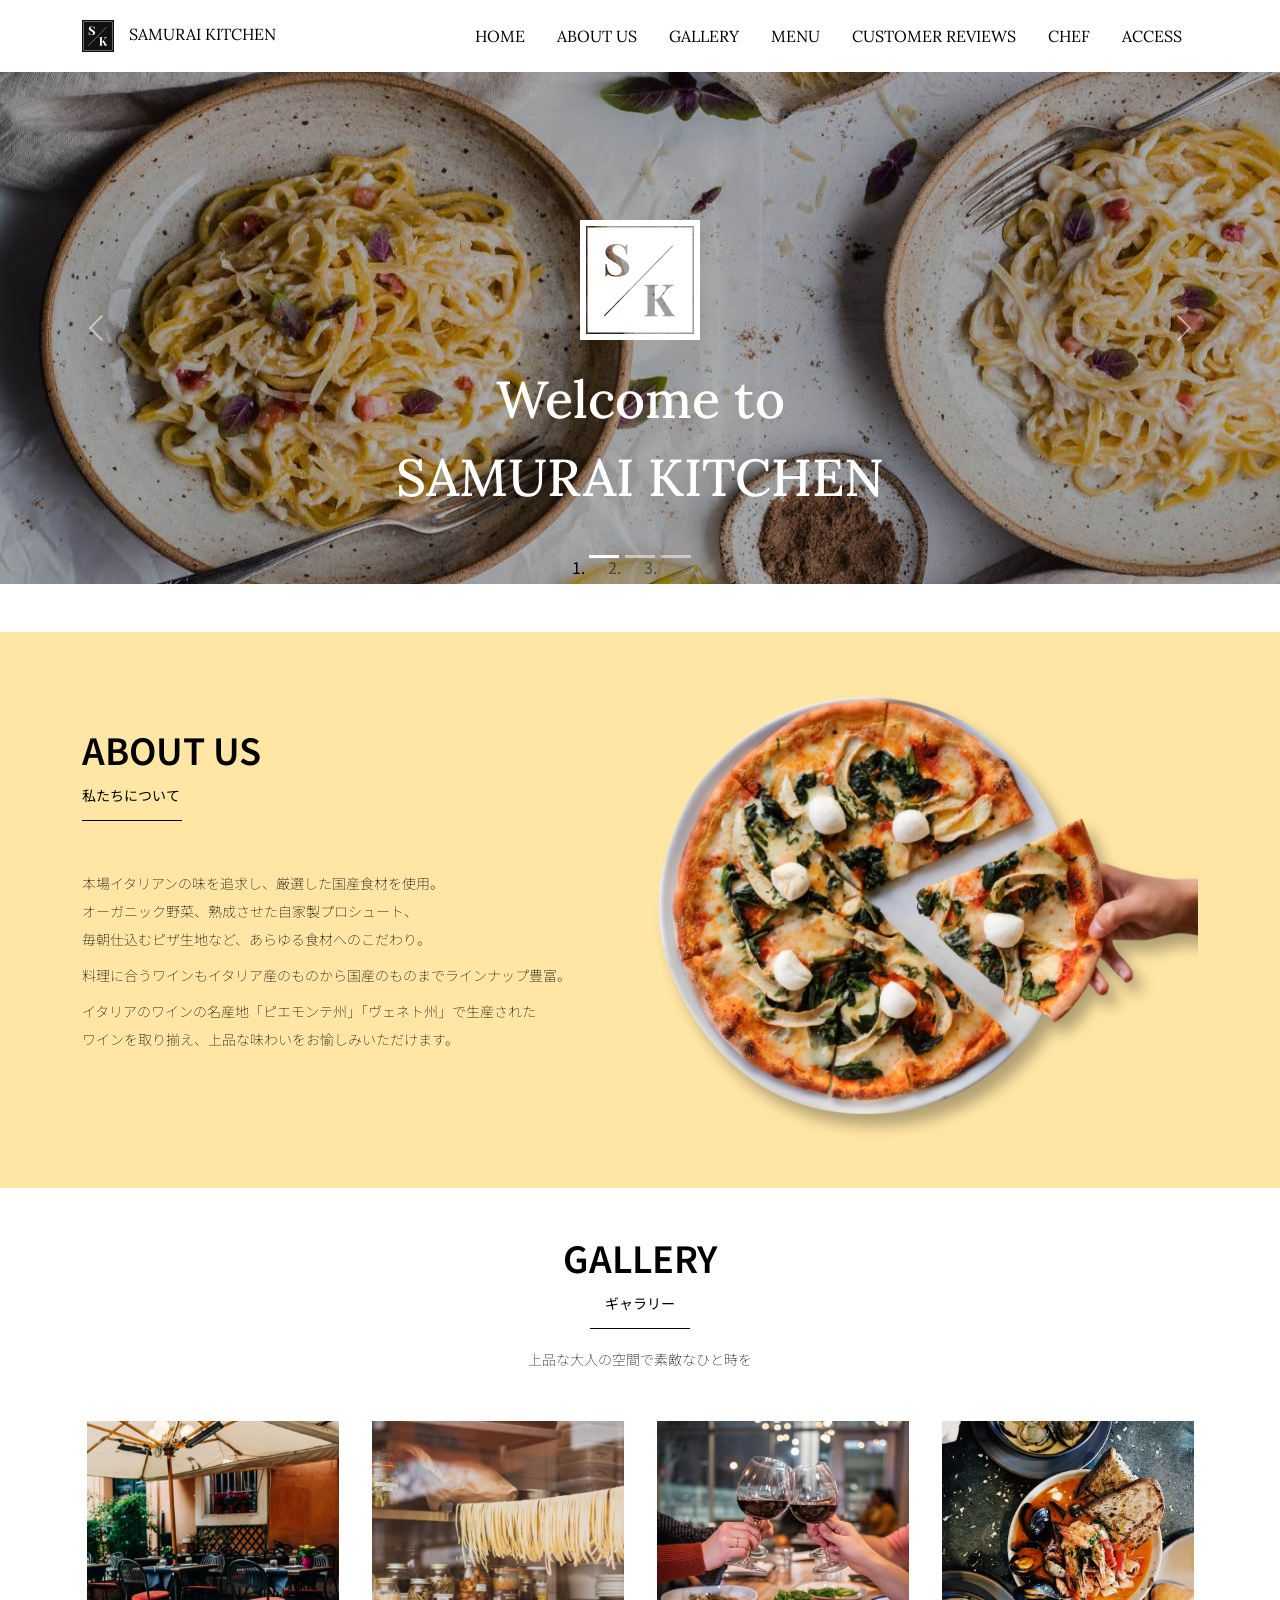
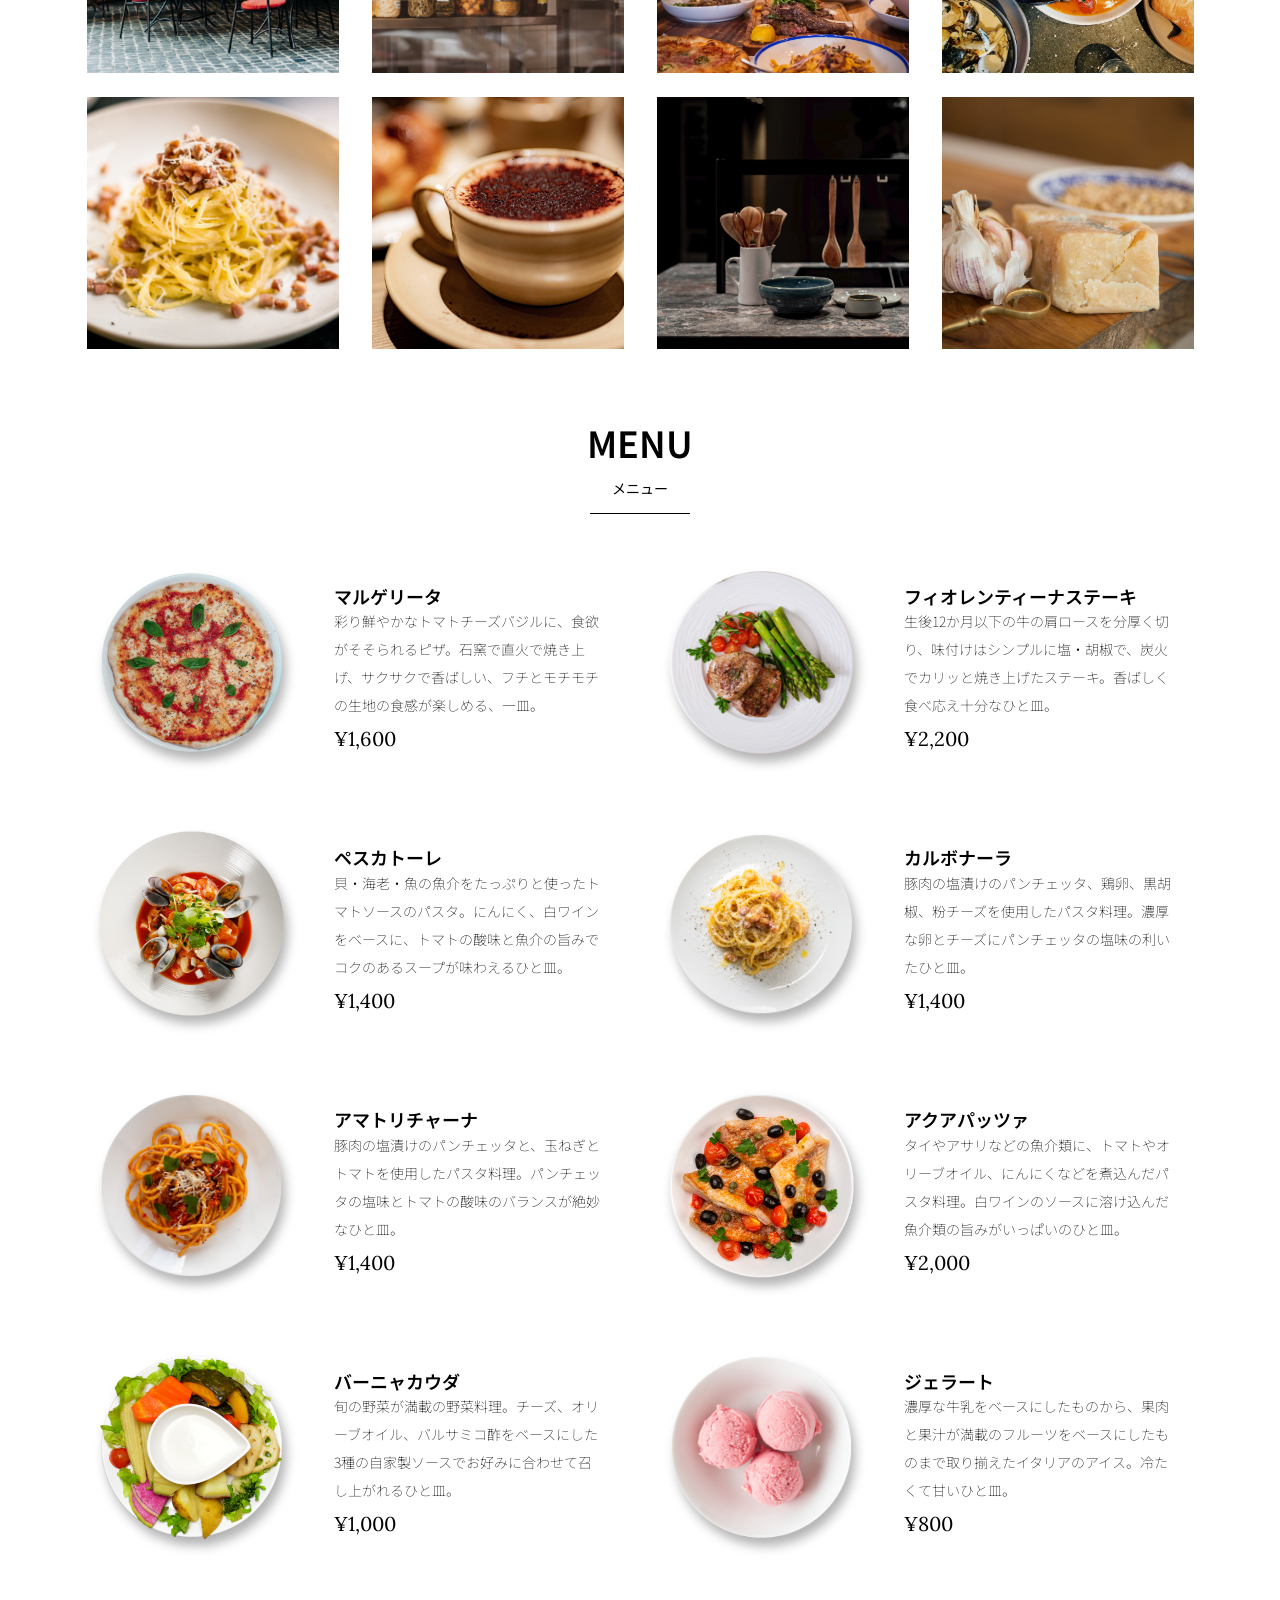
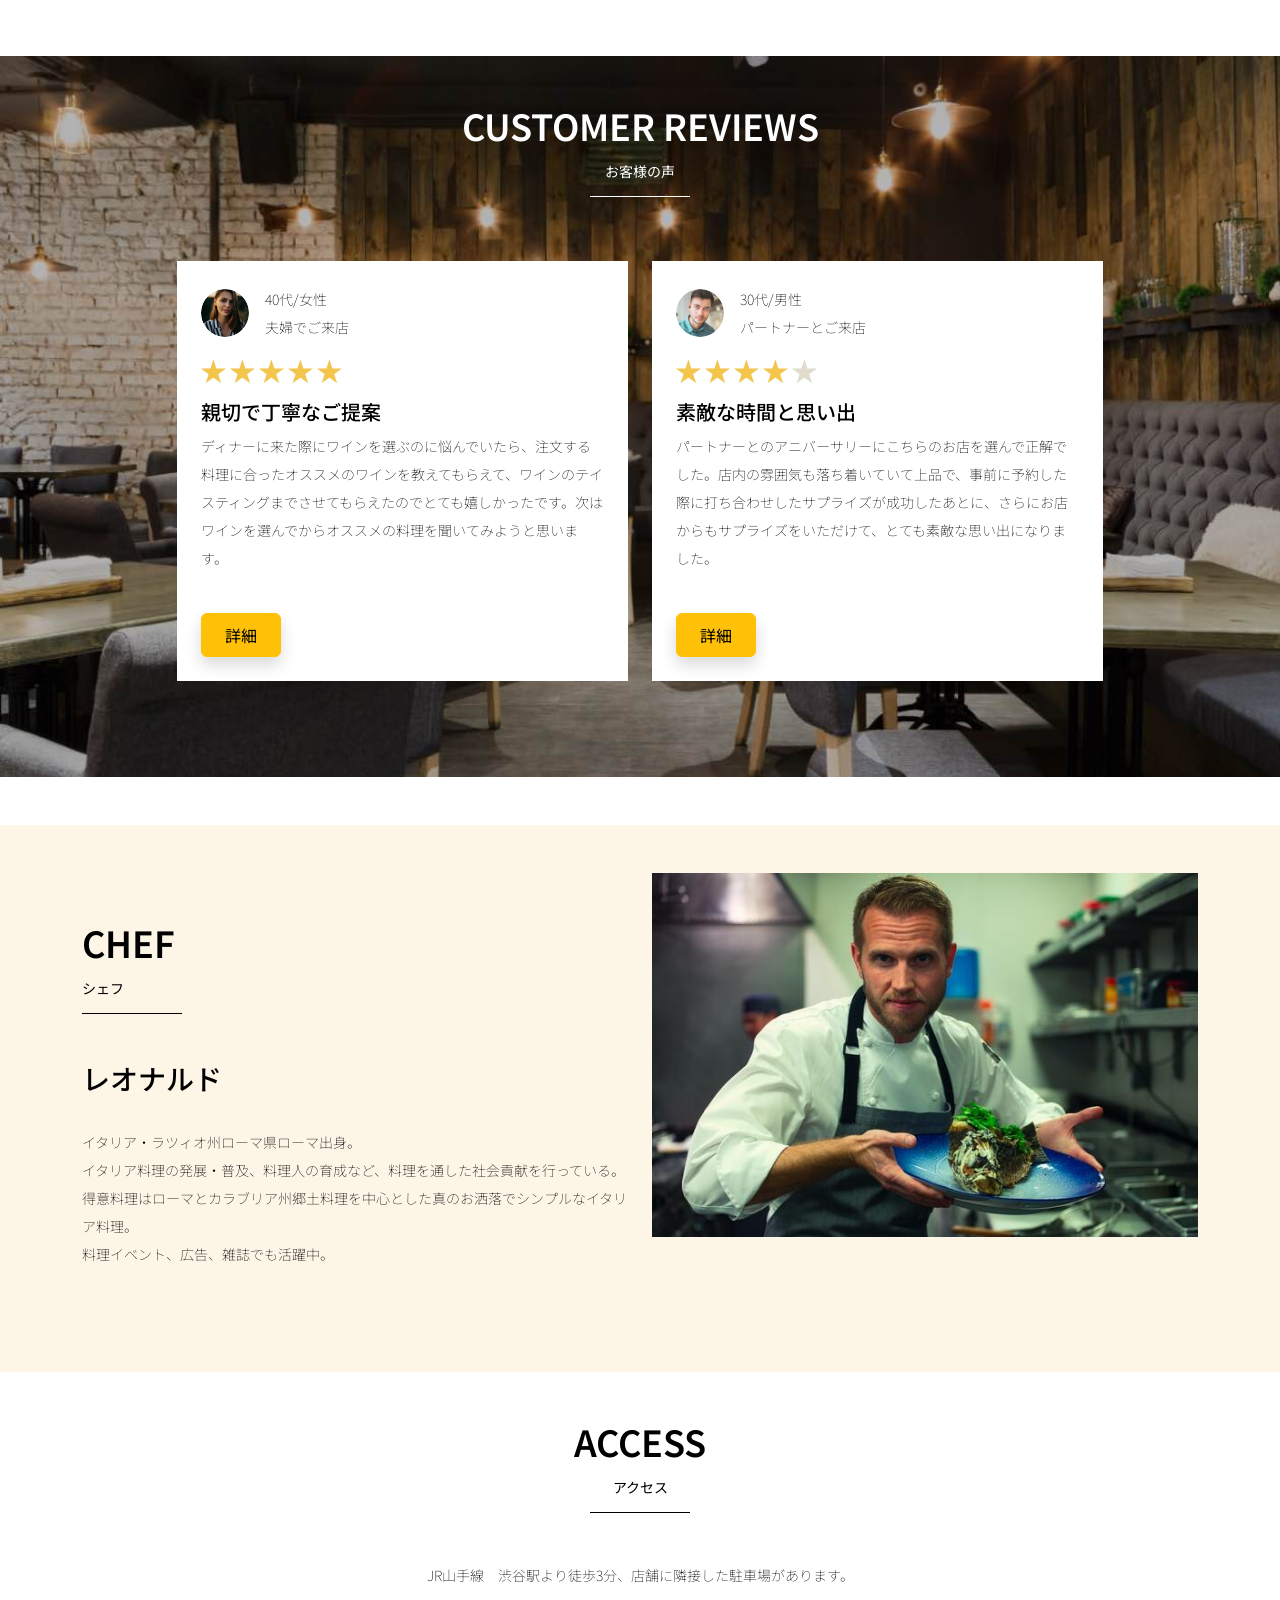
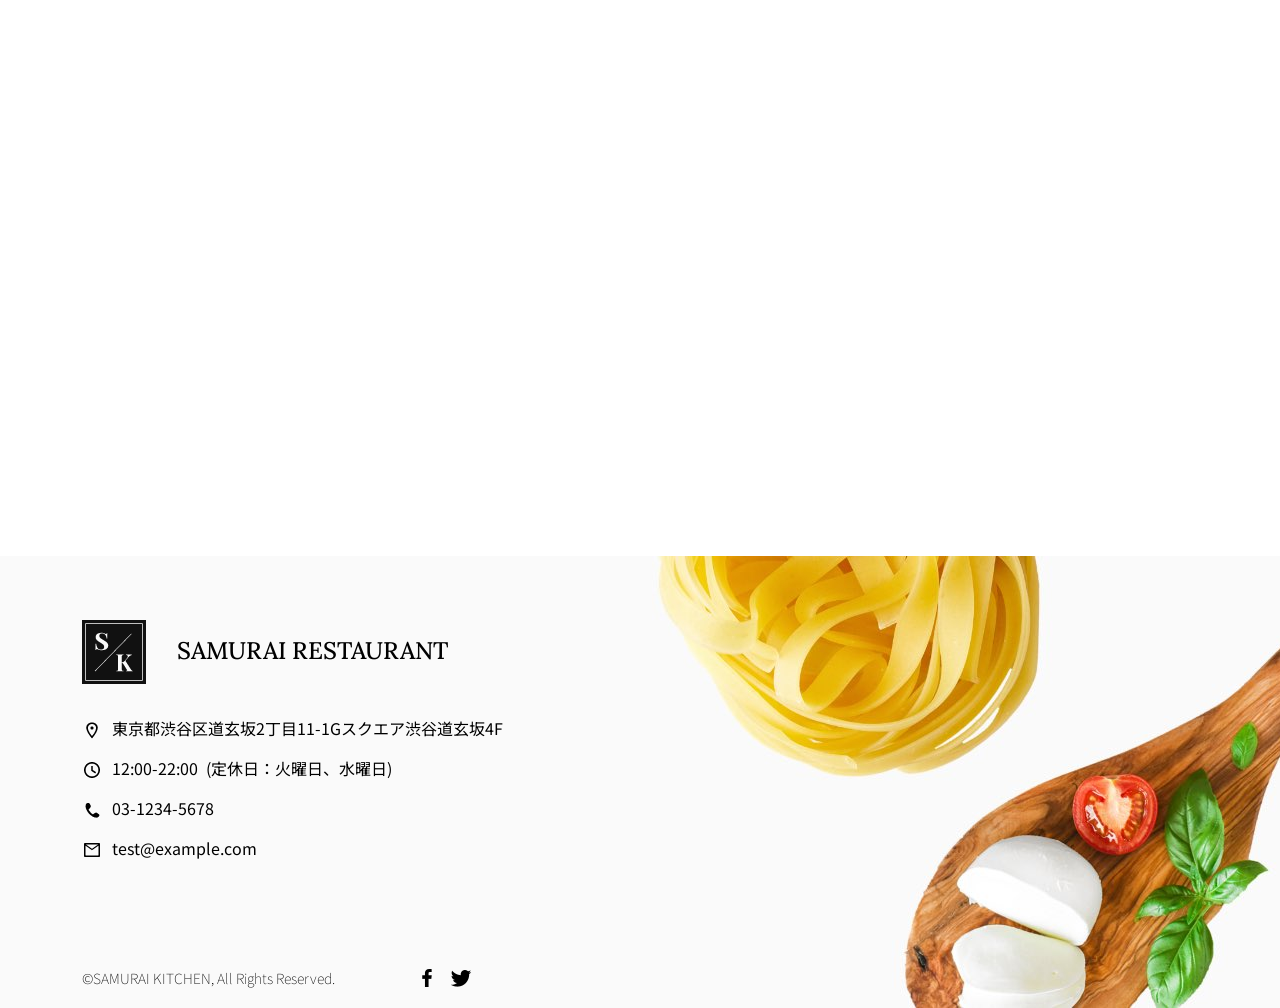
<file: kadai_015/index.html>
<!doctype html>
<html lang="ja">

<head>
  <meta charset="utf-8">
  <!-- マルチデバイス対応 -->
  <meta name="viewport" content="width=device-width, initial-scale=1">
  <meta name="description" content="">
  <meta name="author" content="SAMURAI ENGINEER">
  <title>SAMURAI XD_HTML教材</title>

  <!--  bootstrap.min.cssの読み込み -->
    <!-- 先にBootstrapのCSSの読み込み -->
  <link href="https://cdn.jsdelivr.net/npm/bootstrap@5.0.0-beta1/dist/css/bootstrap.min.css" rel="stylesheet"
    integrity="sha384-giJF6kkoqNQ00vy+HMDP7azOuL0xtbfIcaT9wjKHr8RbDVddVHyTfAAsrekwKmP1" crossorigin="anonymous">

  <!--  bootstrap.bundle.min.jsの読み込み -->
    <!-- BootstrapのJavaScriptライブラリの読み込み -->
  <script src="https://cdn.jsdelivr.net/npm/bootstrap@5.0.0-beta1/dist/js/bootstrap.bundle.min.js"
    integrity="sha384-ygbV9kiqUc6oa4msXn9868pTtWMgiQaeYH7/t7LECLbyPA2x65Kgf80OJFdroafW" crossorigin="anonymous" defer>
  </script>

  <!--  Google Font読み込み -->
  <link rel="preconnect" href="https://fonts.gstatic.com">
  <link href="https://fonts.googleapis.com/css2?family=Lora&display=swap" rel="stylesheet">
  <link href="https://fonts.googleapis.com/css2?family=Noto+Sans+JP:wght@300&display=swap" rel="stylesheet">
  <!-- Font Awesome -->
  <link rel="stylesheet" href="https://use.fontawesome.com/releases/v5.1.0/css/all.css"
    integrity="sha384-lKuwvrZot6UHsBSfcMvOkWwlCMgc0TaWr+30HWe3a4ltaBwTZhyTEggF5tJv8tbt" crossorigin="anonymous">

  <!--  Bootstrapの読み込みのlinkタグよりも後ろに、style.cssを読み込むlinkタグを記述する -->
    <!-- 今回作成する styles.cssの読み込み -->
  <link href="stylesheet/style.css" rel="stylesheet">
  <!-- ************************************************  -->
</head>

<body>
  <main>
<!-- ナビゲーションバー開始 -->
   <!-- (親)navbarでナビゲーションバー作成。navbar-expand-lgで画面幅が広いときハンバーガーボタンを非表示。 -->
   <nav class="navbar navbar-expand-lg">
     <!-- (子)navbarのコンテナ -->
     <div class="container">
       <!-- (孫)navbar-brandはロゴ部分。独自クラスのmy_navbar_brandで細かな調整。 -->
       <a class="navbar-brand my_navbar_brand">
         <!-- ロゴのアイコンを配置。navbar_brand_logoは独自クラス。 -->
         <img class="img-fluid navbar_brand_logo" src="img/site_logo.png" alt="サイトアイコン"><span>SAMURAI KITCHEN</span>
       </a>
       <!-- (孫)navbar-togglerはハンバーガーボタンを表示・非表示にするクラス。 -->
       <div class="navbar-toggler hamburger_menu" data-bs-toggle="collapse" data-bs-target="#navbarNav"
          aria-controls="navbarNav" aria-expanded="false" aria-label="Toggle navigation">
         <input type="checkbox" id="hamburger_btn_check">
         <label for="hamburger_btn_check" class="hamburger_btn">
           <img class="btn_open" src="img/button_open.png" alt="ナビゲーションバーのボタン">
           <img class="btn_close" src="img/button_close.png" alt="ナビゲーションバーのボタン">
         </label>
       </div>
       <!-- (孫)これ以降がナビゲーションメニュー部分。-->
       <div class="collapse navbar-collapse justify-content-end" id="navbarNav">
         <ul class="navbar-nav">
           <li class="nav-item px-2">
             <a class="nav-link my_nav_link my-2" aria-current="page" href="#">HOME</a>
           </li>

           <li class="nav-item px-2">
             <a class="nav-link my_nav_link my-2" href="#about">ABOUT US</a>
           </li>

           <li class="nav-item px-2">
             <a class="nav-link my_nav_link my-2" href="#gallery">GALLERY</a>
           </li>

           <li class="nav-item px-2">
             <a class="nav-link my_nav_link my-2" href="#menu">MENU</a>
           </li>

           <li class="nav-item px-2">
             <a class="nav-link my_nav_link my-2" href="#review">CUSTOMER REVIEWS</a>
           </li>

           <li class="nav-item px-2">
             <a class="nav-link my_nav_link my-2" href="#chef">CHEF</a>
           </li>

           <li class="nav-item px-2">
             <a class="nav-link my_nav_link my-2" href="#access">ACCESS</a>
           </li>
             
         </ul>
       </div>
     </div>
   </nav>
<!-- ナビゲーションバー終了 -->

<!-- カルーセル開始 -->

   <!-- カルーセル部分 -->
   <!-- idのmyCarouselはインジケーター部分のdata-bs-targetと紐付く必要がある。mb-5で下方向に余白追加。 -->
   <div id="myCarousel" class="carousel slide mb-5" data-bs-ride="carousel">

     <!-- インジケーター部分 -->
     <ol class="carousel-indicators">
       <!-- この箇所と前述のidは紐付いている。data-bs-slide-toの番号がカルーセルの順番。 -->
       <li data-bs-target="#myCarousel" data-bs-slide-to="0" class="active"></li>
       <li data-bs-target="#myCarousel" data-bs-slide-to="1"></li>
       <li data-bs-target="#myCarousel" data-bs-slide-to="2"></li>
     </ol>

     <!-- carousel-inner：カルーセルのキャプションと背景画像の部分。現在は1枚目だけ表示。 -->
     <div class="carousel-inner">
      <!-- カルーセル1枚目 -->
      <!-- 親要素１ -->
       <div class="carousel-item active">
        <!-- carousel-item１ の子要素(兄弟関係) -->
         <img src="img/slider-1.jpg" alt="SAMURAI KITCHEN-1">
         <!-- 親要素２・carousel-item１ のの子要素(兄弟関係) -->
         <div class="carousel-caption">
          <!-- h1タグは　carousel-caption２ クラスの子要素・ carousel-item１の中に入っていないので子要素ではない-->
           <!-- 独自クラスで位置とフォントを変更 -->
           <h1 class="my_carousel_caption">
             Welcome to<br>
             SAMURAI KITCHEN
           </h1>
         </div>
       </div>

      <!-- カルーセル2枚目 -->
        <div class="carousel-item">
          <img src="img/slider-2.jpg" alt="サンプル画像">
          <div class="carousel-caption">
            <h1 class="my_carousel_caption">
              The fabulous combination of&nbsp;wine&nbsp;and&nbsp;food
            </h1>
          </div>
        </div>
      <!-- カルーセル３枚目 -->
        <div class="carousel-item">
          <img src="img/slider-3.jpg" alt="サンプル画像">
          <div class="carousel-caption">
            <h1 class="my_carousel_caption">Get the Italian taste<br>
              at the SAMURAI&nbsp;KITCHEN
            </h1>
          </div>
        </div>

   </div>
     <!-- コントロールボタン 左側 -->
     <a class="carousel-control-prev" href="#myCarousel" role="button" data-bs-slide="prev">
       <span class="carousel-control-prev-icon" aria-hidden="true"></span>
       <span class="visually-hidden">Previous</span>
     </a>

     <!-- コントロールボタン 右側 -->
     <a class="carousel-control-next" href="#myCarousel" role="button" data-bs-slide="next">
       <span class="carousel-control-next-icon" aria-hidden="true"></span>
       <span class="visually-hidden">Next</span>
     </a>
   </div>

<!-- カルーセル終了 -->

<!-- アバウトセクション開始 -->

    <section class="about_us_bg" id="about">
     <!--コンテンツの中央揃え。上下方向にパディング（サイズ5）。下方向にマージン（サイズ5）。 -->
     <div class="container py-5 mb-5">

       <!-- rowクラス（行） -->
       <div class="row">

         <!-- 左側カラム（6/12分割） -->
         <div class="col-lg-6 text-left">

           <!-- 上下方向にパディング（サイズ5） -->
           <div class="py-5">

             <!-- 下方向にマージン（サイズ5） -->
             <h2 class="section_title about mb-5">
               ABOUT US
             </h2>
             <!-- 下方向にマージン（サイズ2） -->
             <p class="mb-2">
               本場イタリアンの味を追求し、厳選した国産食材を使用。<br>
               オーガニック野菜、熟成させた自家製プロシュート、<br>
               毎朝仕込むピザ生地など、あらゆる食材へのこだわり。<br>
             </p>

             <!-- 下方向にマージン（サイズ2） -->
             <p class="mb-2">
               料理に合うワインもイタリア産のものから国産のものまでラインナップ豊富。<br>
             </p>

             <!-- 下方向にマージン（サイズ2） -->
             <p class="mb-2">
               イタリアのワインの名産地「ピエモンテ州」「ヴェネト州」で生産された<br>
               ワインを取り揃え、上品な味わいをお愉しみいただけます。<br>
             </p>
           </div>
         </div>

         <!-- 右側カラム（6/12分割） -->
         <div class="col-lg-6">

           <!-- 画像を配置 -->
           <img src="img/img-about-us.png" class="img-fluid" alt="pizza">
         </div>
       </div>
     </div>

      </section>

<!-- アバウトセクション終了 -->

<!-- ギャラリーセクション開始 -->
    <section id="gallery">
      <div class="container mb-5">
        <h2 class="mb-3 section_title gallery text-center">GALLERY</h2>
        <p class="text-center mb-5">
          上品な大人の空間で素敵なひと時を
        </p>

        <div class="row">
          <div class="col-6 col-lg-3 mb-4 d-flex justify-content-center">
            <img class="img-fluid" src="img/gallery-1.jpg" alt="サンプル画像">
          </div>

          <div class="col-6 col-lg-3 mb-4 d-flex justify-content-center">
            <img class="img-fluid" src="img/gallery-2.jpg" alt="サンプル画像">
          </div>

          <div class="col-6 col-lg-3 mb-4 d-flex justify-content-center">
            <img class="img-fluid" src="img/gallery-3.jpg" alt="サンプル画像">
          </div>

          <div class="col-6 col-lg-3 mb-4 d-flex justify-content-center">
            <img class="img-fluid" src="img/gallery-4.jpg" alt="サンプル画像">
          </div>

          <div class="col-6 col-lg-3 mb-4 d-flex justify-content-center">
            <img class="img-fluid" src="img/gallery-5.jpg" alt="サンプル画像">
          </div>

          <div class="col-6 col-lg-3 mb-4 d-flex justify-content-center">
            <img class="img-fluid" src="img/gallery-6.jpg" alt="サンプル画像">
          </div>

          <div class="col-6 col-lg-3 mb-4 d-flex justify-content-center">
            <img class="img-fluid" src="img/gallery-7.jpg" alt="サンプル画像">
          </div>

          <div class="col-6 col-lg-3 mb-4 d-flex justify-content-center">
            <img class="img-fluid" src="img/gallery-8.jpg" alt="サンプル画像">
          </div>

        </div>
      </div>
    </section>
<!-- ギャラリーセクション終了 -->

<!-- メニューセクション -->
    <section id="menu">
      <div class="container">
        <div class="row">
          <div class="col-lg-12">
            <!-- タイトル中央揃え、マージンを下方向へ5　-->
            <h2 class="section_title menu text-center mb-5">MENU</h2>
          </div>
        </div>
      </div>
      <!-- 下方向にマージン5 -->
      <div class="container mb-5">
        <div class="row">
          <div class="col-12 col-lg-6">
            <!-- カラム間のパディングをなくす。下方向にマージン4 -->
            <div class="row g-0 mb-4">
              <!-- 画像中央揃え -->
              <div class="col-12 col-lg-5 text-center">
                <!-- 画像がカラムをはみ出ないようにする -->
                <img src="img/margherita.png" class="img-fluid" alt="マルゲリータ">
              </div>
              <!-- 全体的にパディング4 -->
              <div class="col-12 col-lg-7 p-4">
              <!-- 下方向のマージン0 文字を小さくするmenu_title独自クラスを追加 --> 
              <h4 class="mb-0 menu_title">マルゲリータ</h4>
                <!-- 縦方向の中央揃え -->
                <p class="my-auto">彩り鮮やかなトマトチーズバジルに、食欲がそそられるピザ。石窯で直火で焼き上げ、サクサクで香ばしい、フチとモチモチの生地の食感が楽しめる、一皿。</p>
                <!-- フォントを変更する独自クラスを追加 -->
                <p class="menu_price">¥1,600</p>
              </div>
            </div>
          </div>

          <div class="col-12 col-lg-6">
            <div class="row g-0 mb-4">
              <div class="col-12 col-lg-5 text-center">
              <img src="img/steak.png" class="img-fluid" alt="フィオレンティーナステーキ">
              </div>
              <div class="col-12 col-lg-7 p-4">
                <h4 class="mb-0 menu_title">フィオレンティーナステーキ</h4>
                <p class="my-auto">生後12か月以下の牛の肩ロースを分厚く切り、味付けはシンプルに塩・胡椒で、炭火でカリッと焼き上げたステーキ。香ばしく食べ応え十分なひと皿。</p>
                <p class="menu_price">¥2,200</p>
              </div>
            </div>
          </div>

          <div class="col-12 col-lg-6">
            <div class="row g-0 mb-4">
              <div class="col-12 col-lg-5 text-center">
                <img src="img/pescatore.png" class="img-fluid" alt="ペスカトーレ">
              </div>
              <div class="col-12 col-lg-7 p-4">
                <h4 class="mb-0 menu_title">ペスカトーレ</h4>
                <p class="my-auto">貝・海老・魚の魚介をたっぷりと使ったトマトソースのパスタ。にんにく、白ワインをベースに、トマトの酸味と魚介の旨みでコクのあるスープが味わえるひと皿。</p>
                <p class="menu_price">¥1,400</p>
              </div>
            </div>
          </div>

          <div class="col-12 col-lg-6">
            <div class="row g-0 mb-4">
              <div class="col-12 col-lg-5 text-center">
                <img src="img/carbonara.png" class="img-fluid" alt="カルボナーラ">
              </div>
              <div class="col-12 col-lg-7 p-4">
                <h4 class="mb-0 menu_title">カルボナーラ</h4>
                <p class="my-auto">豚肉の塩漬けのパンチェッタ、鶏卵、黒胡椒、粉チーズを使用したパスタ料理。濃厚な卵とチーズにパンチェッタの塩味の利いたひと皿。</p>
                <p class="menu_price">¥1,400</p>
              </div>
            </div>
          </div>

          <div class="col-12 col-lg-6">
            <div class="row g-0 mb-4">
              <div class="col-12 col-lg-5 text-center">
                <img src="img/amatriciana.png" class="img-fluid" alt="アマトリチャーナ">
              </div>
              <div class="col-12 col-lg-7 p-4">
                <h4 class="mb-0 menu_title">アマトリチャーナ</h4>
                <p class="my-auto">豚肉の塩漬けのパンチェッタと、玉ねぎとトマトを使用したパスタ料理。パンチェッタの塩味とトマトの酸味のバランスが絶妙なひと皿。</p>
                <p class="menu_price">¥1,400</p>
              </div>
            </div>
          </div>

          <div class="col-12 col-lg-6">
            <div class="row g-0 mb-4">
              <div class="col-12 col-lg-5 text-center">
                <img src="img/acqua-pazza.png" class="img-fluid" alt="アクアパッツァ">
              </div>
              <div class="col-12 col-lg-7 p-4">
                <h4 class="mb-0 menu_title">アクアパッツァ</h4>
                <p class="my-auto">タイやアサリなどの魚介類に、トマトやオリーブオイル、にんにくなどを煮込んだパスタ料理。白ワインのソースに溶け込んだ魚介類の旨みがいっぱいのひと皿。</p>
                <p class="menu_price">¥2,000</p>
              </div>
            </div>
          </div>

          <div class="col-12 col-lg-6">
            <div class="row g-0 mb-4">
              <div class="col-12 col-lg-5 text-center">
                <img src="img/bagna-cauda.png" class="img-fluid" alt="バーニャカウダ">
              </div>
              <div class="col-12 col-lg-7 p-4">
                <h4 class="mb-0 menu_title">バーニャカウダ</h4>
                <p class="my-auto">旬の野菜が満載の野菜料理。チーズ、オリーブオイル、バルサミコ酢をベースにした3種の自家製ソースでお好みに合わせて召し上がれるひと皿。</p>
                <p class="menu_price">¥1,000</p>
              </div>
            </div>
          </div>

          <div class="col-12 col-lg-6">
            <div class="row g-0 mb-4">
              <div class="col-12 col-lg-5 text-center">
                <img src="img/gelato.png" class="img-fluid" alt="ジェラート">
              </div>
              <div class="col-12 col-lg-7 p-4">
                <h4 class="mb-0 menu_title">ジェラート</h4>
                <p class="my-auto">濃厚な牛乳をベースにしたものから、果肉と果汁が満載のフルーツをベースにしたものまで取り揃えたイタリアのアイス。冷たくて甘いひと皿。</p>
                <p class="menu_price">¥800</p>
              </div>
            </div>
          </div>
        </div>
      </div>
    </section>
<!-- メニューセクション終了 -->

<!-- レビューセクション開始 -->
    <section id="review">
      <!-- review_wrapper で背景画像を設定します -->
      <div class="review_wrapper">
        <!-- container部分 -->        
        <div class="container py-5 mb-5">
          <!-- 中央揃えでタイトルを表示 -->
          <div class="text-center mb-5">
            <h2 class="section_title review text-center text-white">CUSTOMER REVIEWS</h2>
          </div>
          <!-- row部分：左右のカラムを中央揃え -->
          <div class="row pb-5 justify-content-center">
            <!-- 左側カラム -->
            <div class="col-12 col-lg-5 mt-3">
              <!-- 背景を白色に設定・h_420 クラスで白枠の高さを修正します  -->
              <div class="bg-white h_420">
                <!-- 内側にパディング4 -->
                <div class="p-4">
                  <!-- 顔写真と年齢などのテキストはd-flexで横並びにする　中央揃え -->
                  <div class="d-flex align-items-center">
                    <!-- お客様の画像を配置・reviewer_img クラスで画像サイズを変更します -->
                    <img src="img/customer-woman.png" class="reviewer_img" alt="サンプル画像">
                    <div>
                      <!-- お客様情報のテキスト -->
                      <p class="my-0">40代/女性</p>
                      <p class="my-0">夫婦でご来店</p>
                    </div>
                  </div>
                  <div class="my-3">
                    <!-- 星の画像を表示・star_img クラスで画像サイズを変更 -->
                    <img src="img/star-point.png" class="star_img" alt="star">
                    <img src="img/star-point.png" class="star_img" alt="star">
                    <img src="img/star-point.png" class="star_img" alt="star">
                    <img src="img/star-point.png" class="star_img" alt="star">
                    <img src="img/star-point.png" class="star_img" alt="star">
                  </div>
                  <!-- レビュータイトル -->
                  <h5>親切で丁寧なご提案</h5>
                  <!-- レビュー内容 -->
                  <p>
                    ディナーに来た際にワインを選ぶのに悩んでいたら、注文する料理に合ったオススメのワインを教えてもらえて、ワインのテイスティングまでさせてもらえたのでとても嬉しかったです。次はワインを選んでからオススメの料理を聞いてみようと思います。
                  </p>
                  <!-- 黄色のボタンを配置 -->
                  <button type="button" class="btn btn-warning shadow fix_bottom">詳細</button>
                </div>
              </div>
            </div>
            <div class="col-12 col-lg-5 mt-3">
              <div class="bg-white h_420">
                <div class="p-4">
                  <div class="d-flex align-items-center">
                    <img src="img/customer-man.png" class="reviewer_img" alt="サンプル画像">
                    <div>
                      <p class="my-0">30代/男性</p>
                      <p class="my-0">パートナーとご来店</p>
                    </div>
                  </div>
                  <div class="my-3">
                    <img src="img/star-point.png" class="star_img" alt="star">
                    <img src="img/star-point.png" class="star_img" alt="star">
                    <img src="img/star-point.png" class="star_img" alt="star">
                    <img src="img/star-point.png" class="star_img" alt="star">
                    <img src="img/star-no-point.png" class="star_img" alt="no-star">
                  </div>
                  <h5>素敵な時間と思い出</h5>
                  <p>
                    パートナーとのアニバーサリーにこちらのお店を選んで正解でした。店内の雰囲気も落ち着いていて上品で、事前に予約した際に打ち合わせしたサプライズが成功したあとに、さらにお店からもサプライズをいただけて、とても素敵な思い出になりました。
                  </p>
                  <button type="button" class="btn btn-warning shadow fix_bottom">詳細</button>
                </div>
              </div>
            </div>
          </div>
        </div>
      </div>
    </section> 
<!-- レビューセクション終了 -->

<!-- CHEFセクション開始 -->

    <!--idにはを設定 -->
   <section class="chef_us_bg" id="chef">

     <!--コンテンツの中央揃え。上下方向にパディング（サイズ5）。下方向にマージン（サイズ5）。 -->
     <div class="container py-5 mb-5">

       <!-- rowクラス（行） -->
       <div class="row">

         <!-- 左側カラム（6/12分割） -->
         <div class="col-lg-6 text-left">

           <!-- 上下方向にパディング（サイズ5） -->
           <div class="py-5">

             <!-- 下方向にマージン（サイズ5） -->
             <h2 class="section_title chef mb-5">
               CHEF
             </h2>

             <h3>レオナルド</h3><br>
             <!-- 下方向にマージン（サイズ2） -->
             <p class="mb-2">
               イタリア・ラツィオ州ローマ県ローマ出身。<br>
               イタリア料理の発展・普及、料理人の育成など、料理を通した社会貢献を行っている。<br>
               得意料理はローマとカラブリア州郷土料理を中心とした真のお洒落でシンプルなイタリア料理。<br>
               料理イベント、広告、雑誌でも活躍中。
             </p>
           </div>
         </div> 
         <!-- 右側カラム（6/12分割） -->
         <div class="col-lg-6">

           <!-- 画像を配置 -->
           <img src="img/chef.jpg" class="img-fluid" alt="chef">
         </div>
       </div>
     </div>

    </section>

<!-- CHEFセクション終了 -->

<!-- アクセスセクション開始 -->
    <section id="access">
      <div class="container">

        <div class="row">
          <div class="col-lg-12 text-center mb-5">
            <h2 class="section_title text-center access mb-5">ACCESS</h2>
            <p>JR山手線　渋谷駅より徒歩3分、店舗に隣接した駐車場があります。</p>
          </div>
        </div>
      </div>

      <div class="container mb-5 px-2">
        <iframe
          src="https://www.google.com/maps/embed?pb=!1m18!1m12!1m3!1d12967.114087343349!2d139.687349334065!3d35.657827993593834!2m3!1f0!2f0!3f0!3m2!1i1024!2i768!4f1.1!3m3!1m2!1s0x6018f5209bb80c49%3A0x7abbc1a9d7d575eb!2z5qCq5byP5Lya56S-5L6N!5e0!3m2!1sja!2sjp!4v1623882550231!5m2!1sja!2sjp"
          class="w-100" style="height: 50vh;" loading="lazy"></iframe>
      </div>
    </section>
<!-- アクセスセクション終了 -->

<!-- フッター開始 -->
    <footer id="footer">
      <div class="container">
        <div class="row">
          <!-- 2カラムに分けたレイアウトの左側カラム・親要素にposition-relativeを設定 -->
          <div class="col-12 col-lg-6 position-relative">
            <!-- 左側カラムのレイアウトをさらに分けるためにrowを使用 -->
            <div class="row pt-5">
              <!-- 画面をさらに2:10に分割 -->
              <!-- ここは2:10の2の部分 -->
              <div class="col-lg-2 text-center my-3">
                <!-- サイトロゴ -->
                <img class="img-fluid footer_brand_logo" src="img/site_logo.png" alt="サンプル画像">
              </div>
              <!-- ここは2:10の10の部分 -->
              <div class="col-lg-10 align-self-center my-3">
                <!-- タイトル文字 -->
                <h2 class="m-0 footer_text">SAMURAI RESTAURANT</h2>
              </div>
            </div>
            <!-- 営業時間などのテキストを追加・独自クラスrestaurant_infoを追加 -->
            <div class="restaurant_info py-3">
              <!-- 住所部分 -->
              <div class="d-flex mb-3">
                <img src="img/icon-Marker.png" alt="marker">
                <p class="p-0 m-0">東京都渋谷区道玄坂2丁目11-1Gスクエア渋谷道玄坂4F</p>
              </div>
              <!-- 営業時間部分 -->
              <div class="d-flex mb-3">
                <img src="img/icon-Clock.png" alt="clock">
                <p class="p-0 m-0">12:00-22:00&nbsp;&nbsp;(定休日：火曜日、水曜日)</p>
              </div>
              <!-- 電話番号部分 -->
              <div class="d-flex mb-3">
                <img src="img/icon-Phone.png" alt="phone">
                <p class="p-0 m-0">03-1234-5678</p>
              </div>
              <!-- E-mail部分 -->
              <div class="d-flex mb-3">
                <img src="img/icon-Mail.png" alt="mail">
                <p class="p-0 m-0">test@example.com</p>
              </div>
            </div>
            <!-- コピーライトを追加・copy_rightクラスでabsoluteを設定。align-items-centerで上下中央揃え。-->
            <div class="copy_right align-items-center">
              <p>
                ©SAMURAI KITCHEN, All Rights Reserved.
              </p>
              <!-- SNSアイコンを表示・独自クラスsns_imgを追加 -->
              <img src="img/icon-facebook.png" class="sns_img" alt="facebook">
              <img src="img/icon-twitter.png" class="sns_img" alt="twitter">
            </div>
          </div>
          <!-- 2カラムに分けたレイアウトの右側カラム -->
          <div class="col-12 col-lg-6 d-none d-lg-block">
            <!-- 背景画像を表示 -->
            <img src="img/background-footer.jpg" alt="背景画像">
          </div>
        </div>
      </div>
    </footer>
<!-- フッター終了 -->

  </main>
</body>

</html>
</file>
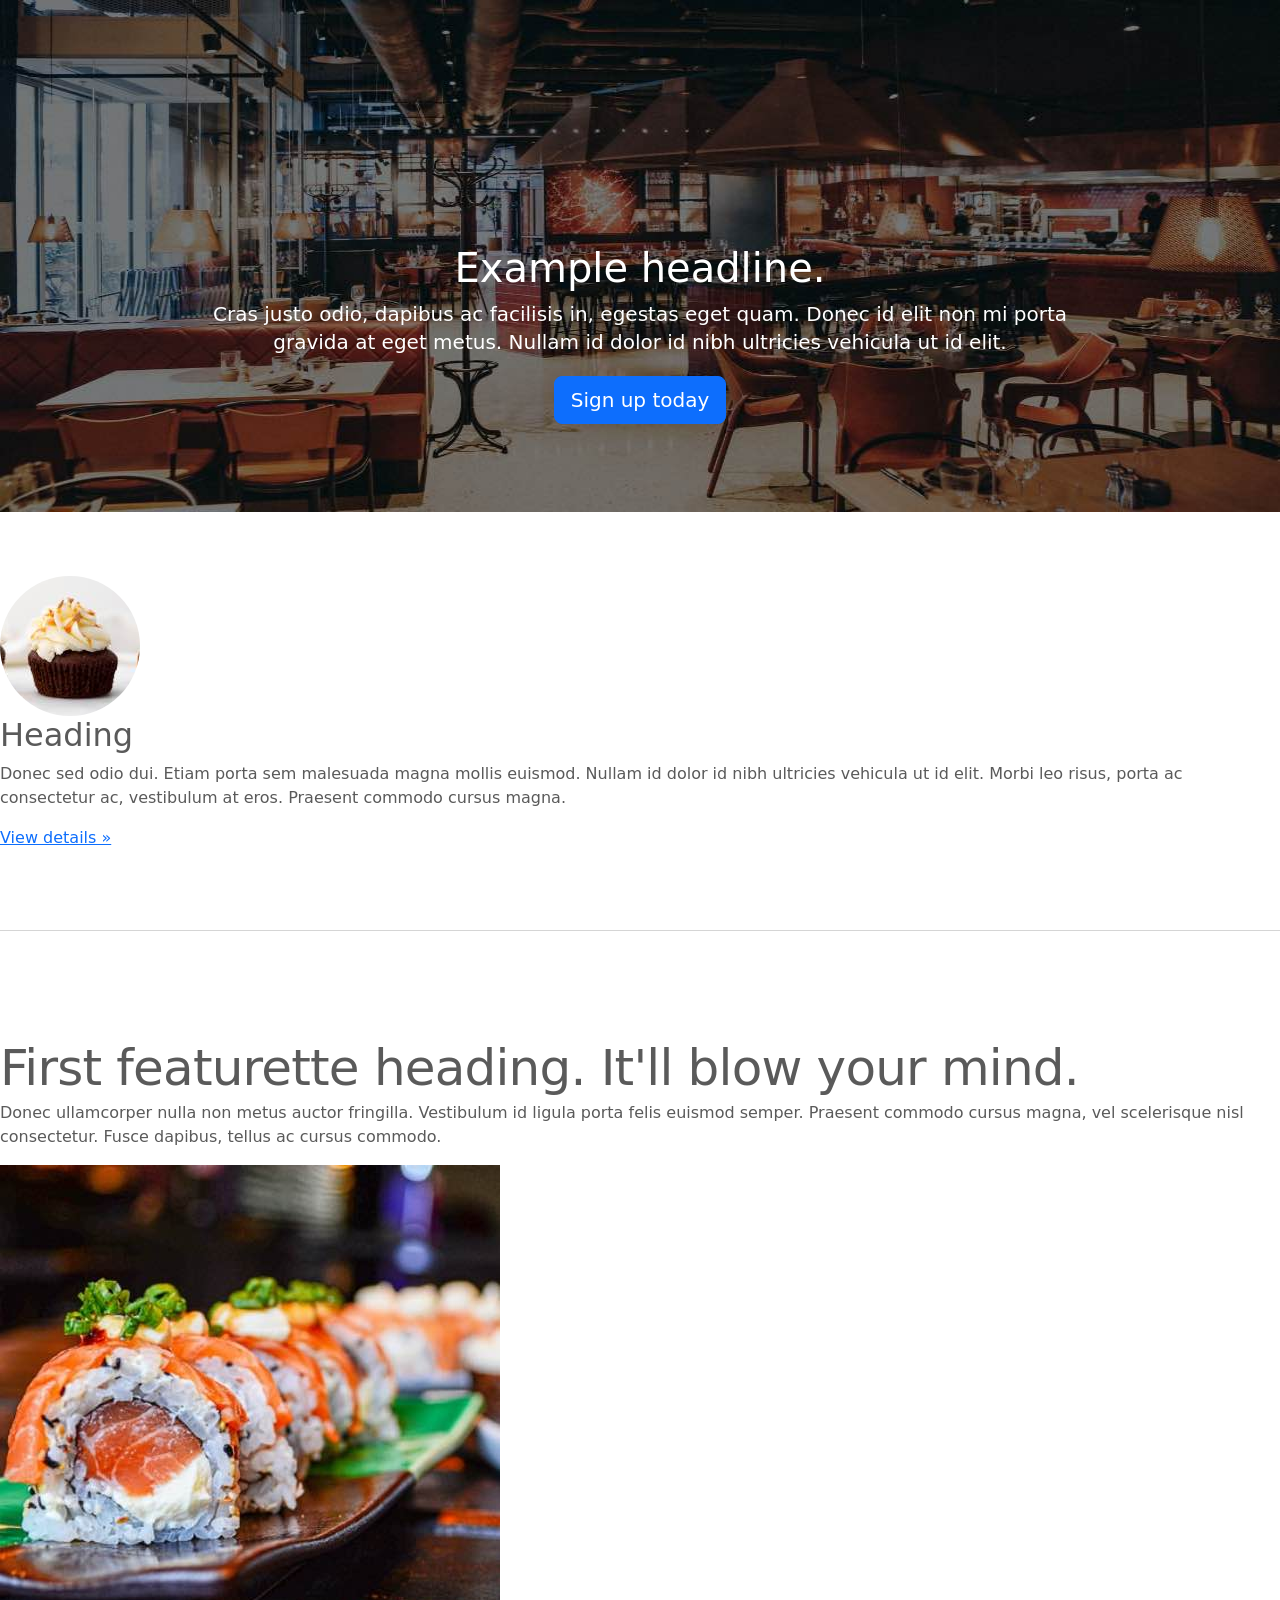
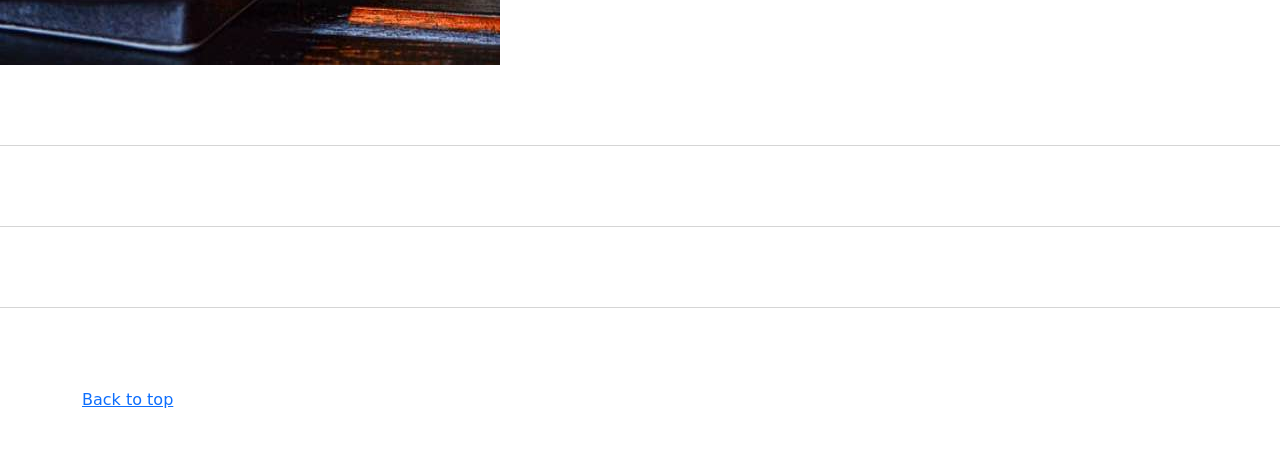
<file: kadai_003/index_for_student.html>
<!doctype html>
<html lang="en">
  <head>
    <meta charset="utf-8">
    <meta name="viewport" content="width=device-width, initial-scale=1">
    <meta name="description" content="">
    <meta name="author" content="Mark Otto, Jacob Thornton, and Bootstrap contributors">
    <meta name="generator" content="Hugo 0.79.0">
    <title>Carousel Template · Bootstrap v5.0</title>
    <link rel="canonical" href="https://getbootstrap.com/docs/5.0/examples/carousel/">
    <!-- ************************************************ bootstrap.min.cssの読み込み -->
   <link href="https://cdn.jsdelivr.net/npm/bootstrap@5.0.0-beta1/dist/css/bootstrap.min.css" rel="stylesheet" integrity="sha384-giJF6kkoqNQ00vy+HMDP7azOuL0xtbfIcaT9wjKHr8RbDVddVHyTfAAsrekwKmP1" crossorigin="anonymous">
    <!-- ************************************************ carousel.cssの読み込み -->
    <link href="carousel.css" rel="stylesheet">
    <!-- ************************************************ bootstrap.bundle.min.jsの読み込み -->
   <script src="https://cdn.jsdelivr.net/npm/bootstrap@5.0.0-beta1/dist/js/bootstrap.bundle.min.js" integrity="sha384-ygbV9kiqUc6oa4msXn9868pTtWMgiQaeYH7/t7LECLbyPA2x65Kgf80OJFdroafW" crossorigin="anonymous" defer></script>
  </head>
  <body>
    <main>
      <!-- カルーセル開始 -->
      <!-- carousel クラス と slide クラスを適用します-->
     <div id="myCarousel" class="carousel slide carousel-fade" data-bs-ride="carousel">
         <!-- これ以降がカルーセルの内部 -->
          <div class="carousel-inner">
          <!-- カルーセル１枚目にはactiveクラスを設定 -->
          <div class="carousel-item active">
            <!-- カルーセル 背景画像 -->
            <img src="img/top_1.jpg" alt="サンプル画像1">
            <div class="container">
              <div class="carousel-caption">
                <!-- カルーセル内 タイトル文字 -->
                <h1>Example headline.</h1>
                <!-- カルーセル内 テキスト -->
                <p>Cras justo odio, dapibus ac facilisis in, egestas eget quam. Donec id elit non mi porta gravida at eget
                  metus. Nullam id dolor id nibh ultricies vehicula ut id elit.</p>
                <p><a class="btn btn-lg btn-primary" href="#" role="button">Sign up today</a></p>
              </div>
            </div>
          </div>
          <div class="carousel-item">
           <img src="img/top_2.jpg" class="d-block w-100" alt="サンプル画像2-1">
          </div>
          <div class="carousel-item">
           <img src="img/top_3.jpg" class="d-block w-100" alt="サンプル画像3-1">
          </div>
        </div>
      </div>
      <!-- ************************************************ カルーセル終了 -->
      <!-- <div class="container marketing"> -->
      <div class="">
        <!-- <div class="row"> -->
        <div class="">
          <!-- <div class="col-lg-4"> -->
          <div class="">
            <img src="img/cake.jpg" class="rounded-circle" alt="サンプル画像2">
            <h2>Heading</h2>
            <p>Donec sed odio dui. Etiam porta sem malesuada magna mollis euismod. Nullam id dolor id nibh ultricies
              vehicula ut id elit. Morbi leo risus, porta ac consectetur ac, vestibulum at eros. Praesent commodo cursus
              magna.</p>
            <!-- <p><a class="btn btn-secondary" href="#" role="button">View details &raquo;</a></p> -->
            <p><a class="" href="#" role="button">View details &raquo;</a></p>
          </div>
        </div>
        <hr class="featurette-divider">
        <!-- <div class="row"> -->
        <div class="">
          <!-- <div class="col-md-7"> -->
          <div class="">
            <!-- <h2 class="featurette-heading">First featurette heading. <span class="text-muted">It'll blow your mind.</span> -->
            <h2 class="featurette-heading">First featurette heading. <span class="">It'll blow your mind.</span></h2>
            <!-- <p class="lead">Donec ullamcorper nulla non metus auctor fringilla. Vestibulum id ligula porta felis
              euismod
              semper. Praesent commodo cursus magna, vel scelerisque nisl consectetur. Fusce dapibus, tellus ac cursus
              commodo.</p> -->
            <p class="">
              Donec ullamcorper nulla non metus auctor fringilla. Vestibulum id ligula porta felis
              euismod
              semper. Praesent commodo cursus magna, vel scelerisque nisl consectetur. Fusce dapibus, tellus ac cursus
              commodo.
            </p>
          </div>
          <!-- <div class="col-md-5"> -->
          <div class="">
            <!-- <img src="img/sushi.jpg" class="img-fluid" alt=""> -->
            <img src="img/sushi.jpg" class="" alt="サンプル画像3">
          </div>
        </div>
        <hr class="featurette-divider">
        <!-- ここにもう一つ左右を反転させたものを作ります。 -->
        <hr class="featurette-divider">
        <!-- ここにもう一つ左右を反転させたものを作ります。 -->
        <hr class="featurette-divider">
        <footer class="container">
          <!-- <p class="float-end"><a href="#">Back to top</a></p> -->
          <p class=""><a href="#">Back to top</a></p>
        </footer>
      </div>
    </main>
  </body>

</html>
</file>
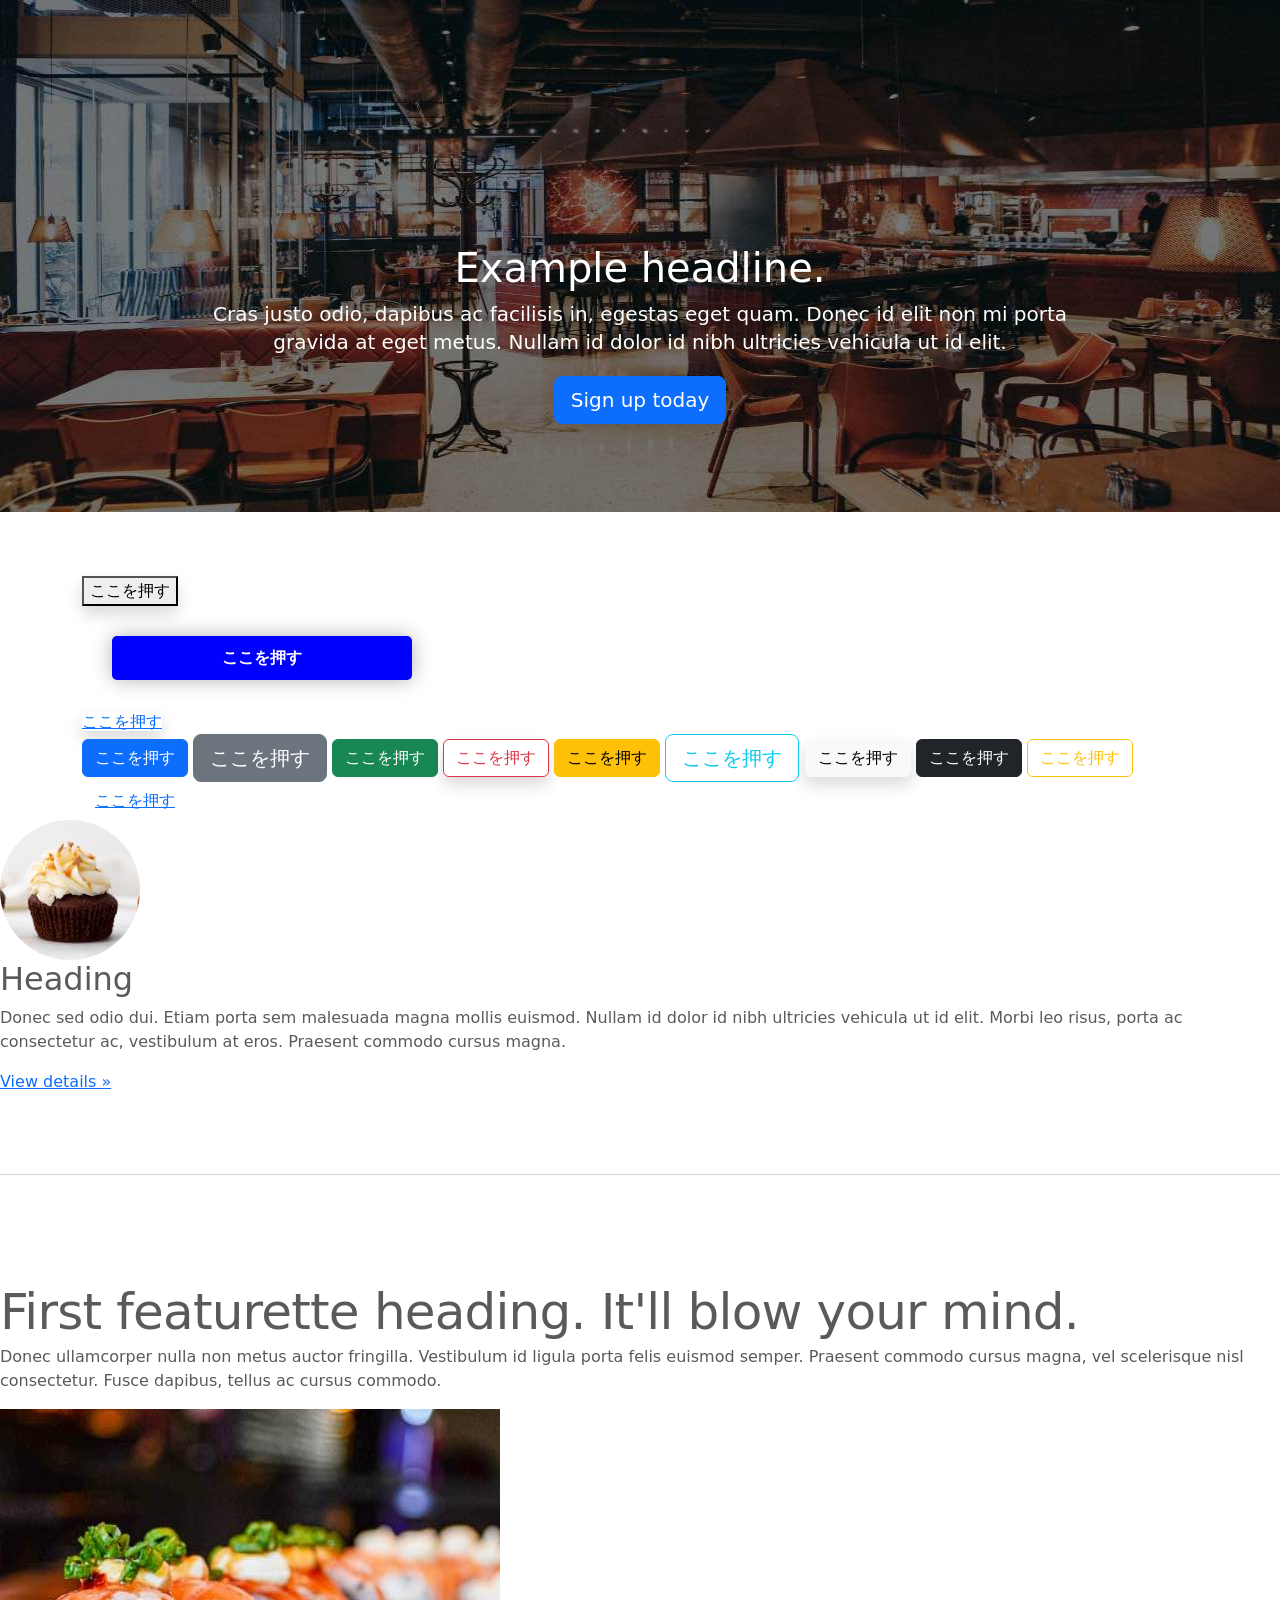
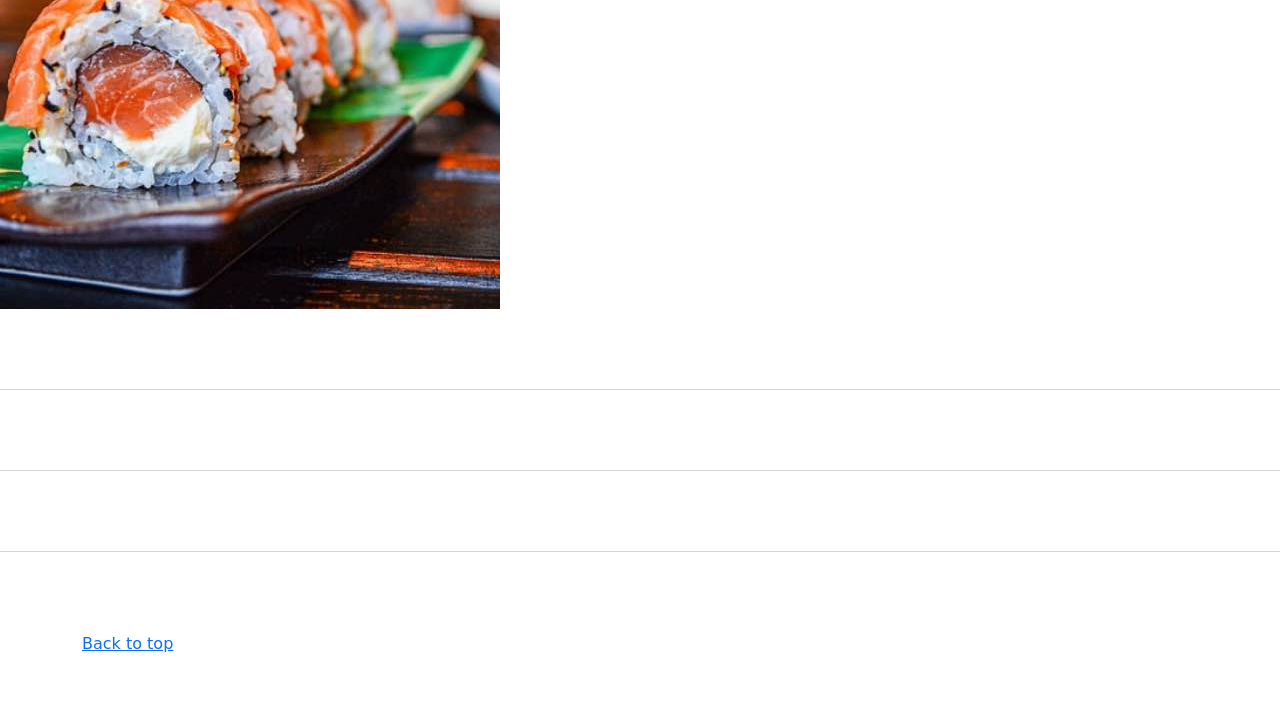
<file: kadai_004/index_for_student.html>
<!doctype html>
<html lang="en">
  <head>
    <meta charset="utf-8">
    <meta name="viewport" content="width=device-width, initial-scale=1">
    <meta name="description" content="">
    <meta name="author" content="Mark Otto, Jacob Thornton, and Bootstrap contributors">
    <meta name="generator" content="Hugo 0.79.0">
    <title>Carousel Template · Bootstrap v5.0</title>
    <link rel="canonical" href="https://getbootstrap.com/docs/5.0/examples/carousel/">
    <!-- ************************************************ bootstrap.min.cssの読み込み -->
   <link href="https://cdn.jsdelivr.net/npm/bootstrap@5.0.0-beta1/dist/css/bootstrap.min.css" rel="stylesheet" integrity="sha384-giJF6kkoqNQ00vy+HMDP7azOuL0xtbfIcaT9wjKHr8RbDVddVHyTfAAsrekwKmP1" crossorigin="anonymous">
    <!-- ************************************************ carousel.cssの読み込み -->
    <link href="carousel.css" rel="stylesheet">
    <!-- ************************************************ bootstrap.bundle.min.jsの読み込み -->
   <script src="https://cdn.jsdelivr.net/npm/bootstrap@5.0.0-beta1/dist/js/bootstrap.bundle.min.js" integrity="sha384-ygbV9kiqUc6oa4msXn9868pTtWMgiQaeYH7/t7LECLbyPA2x65Kgf80OJFdroafW" crossorigin="anonymous" defer></script>
  </head>
  <body>
    <main>
      <!-- カルーセル開始 -->
      <!-- carousel クラス と slide クラスを適用します-->
     <div id="myCarousel" class="carousel slide" data-bs-ride="carousel">
         <!-- これ以降がカルーセルの内部 -->
          <div class="carousel-inner">
          <!-- カルーセル１枚目にはactiveクラスを設定 -->
          <div class="carousel-item active">
            <!-- カルーセル 背景画像 -->
            <img src="img/top_1.jpg" alt="サンプル画像1">
            <div class="container">
              <div class="carousel-caption">
                <!-- カルーセル内 タイトル文字 -->
                <h1>Example headline.</h1>
                <!-- カルーセル内 テキスト -->
                <p>Cras justo odio, dapibus ac facilisis in, egestas eget quam. Donec id elit non mi porta gravida at eget
                  metus. Nullam id dolor id nibh ultricies vehicula ut id elit.</p>
                <p><a class="btn btn-lg btn-primary" href="#" role="button">Sign up today</a></p>
              </div>
            </div>
          </div>
        </div>
      </div>
      <!-- ************************************************ カルーセル終了 -->

      <div class="container">

        <style>
         .button-test {
          /* パディング(余白)上下方向10px 左右方向30px */
          padding: 10px 30px;
          /* ボタンの幅 300px */
          width: 300px;
          /* 背景色 青 */
          background-color: blue;
          /* フォント色 白 */
          color: white;
          /* テキスト中央揃え */
         text-align: center;
         /* フォントを太く */
         font-weight: bold;
         /* ボタンの角を丸める */
         border-radius: 5px;
         /* 上下左右方向の余白外側30px */
         margin: 30px;
         /* ボタンの影 */
         box-shadow: 0 0 20px 0 rgba(0, 0, 0, 30%);
         }
        </style>

        <!-- buttonテスト-->
        <button class="btn-primary btn-lg shadow">ここを押す</button>
        <div class="button-test">ここを押す</div>

         <a href="" class="btn-info btn-sm shadow">ここを押す</a><br>

        <!-- ここから追加部分 --> 

        <button type="button" class="btn btn-primary">ここを押す</button>
        <button type="button" class="btn btn-secondary btn-lg">ここを押す</button>
        <button type="button" class="btn btn-success">ここを押す</button>
        <button type="button" class="btn btn-outline-danger shadow">ここを押す</button>
        <button type="button" class="btn btn-warning">ここを押す</button>
        <button type="button" class="btn btn-outline-info btn-lg">ここを押す</button>
        <button type="button" class="btn btn-light shadow">ここを押す</button>
        <button type="button" class="btn btn-dark">ここを押す</button>
        <button type="button" class="btn btn-outline-warning">ここを押す</button>
        <button type="button" class="btn btn-link">ここを押す</button>
        
        <!-- ここまで -->
      </div>

      <!-- <div class="container marketing"> -->
      <div class="">
        <!-- <div class="row"> -->
        <div class="">
          <!-- <div class="col-lg-4"> -->
          <div class="">
            <img src="img/cake.jpg" class="rounded-circle" alt="サンプル画像2">
            <h2>Heading</h2>
            <p>Donec sed odio dui. Etiam porta sem malesuada magna mollis euismod. Nullam id dolor id nibh ultricies
              vehicula ut id elit. Morbi leo risus, porta ac consectetur ac, vestibulum at eros. Praesent commodo cursus
              magna.</p>
            <!-- <p><a class="btn btn-secondary" href="#" role="button">View details &raquo;</a></p> -->
            <p><a class="" href="#" role="button">View details &raquo;</a></p>
          </div>
        </div>
        <hr class="featurette-divider">
        <!-- <div class="row"> -->
        <div class="">
          <!-- <div class="col-md-7"> -->
          <div class="">
            <!-- <h2 class="featurette-heading">First featurette heading. <span class="text-muted">It'll blow your mind.</span> -->
            <h2 class="featurette-heading">First featurette heading. <span class="">It'll blow your mind.</span></h2>
            <!-- <p class="lead">Donec ullamcorper nulla non metus auctor fringilla. Vestibulum id ligula porta felis
              euismod
              semper. Praesent commodo cursus magna, vel scelerisque nisl consectetur. Fusce dapibus, tellus ac cursus
              commodo.</p> -->
            <p class="">
              Donec ullamcorper nulla non metus auctor fringilla. Vestibulum id ligula porta felis
              euismod
              semper. Praesent commodo cursus magna, vel scelerisque nisl consectetur. Fusce dapibus, tellus ac cursus
              commodo.
            </p>
          </div>
          <!-- <div class="col-md-5"> -->
          <div class="">
            <!-- <img src="img/sushi.jpg" class="img-fluid" alt=""> -->
            <img src="img/sushi.jpg" class="" alt="サンプル画像3">
          </div>
        </div>
        <hr class="featurette-divider">
        <!-- ここにもう一つ左右を反転させたものを作ります。 -->
        <hr class="featurette-divider">
        <!-- ここにもう一つ左右を反転させたものを作ります。 -->
        <hr class="featurette-divider">
        <footer class="container">
          <!-- <p class="float-end"><a href="#">Back to top</a></p> -->
          <p class=""><a href="#">Back to top</a></p>
        </footer>
      </div>
    </main>
  </body>

</html>
</file>
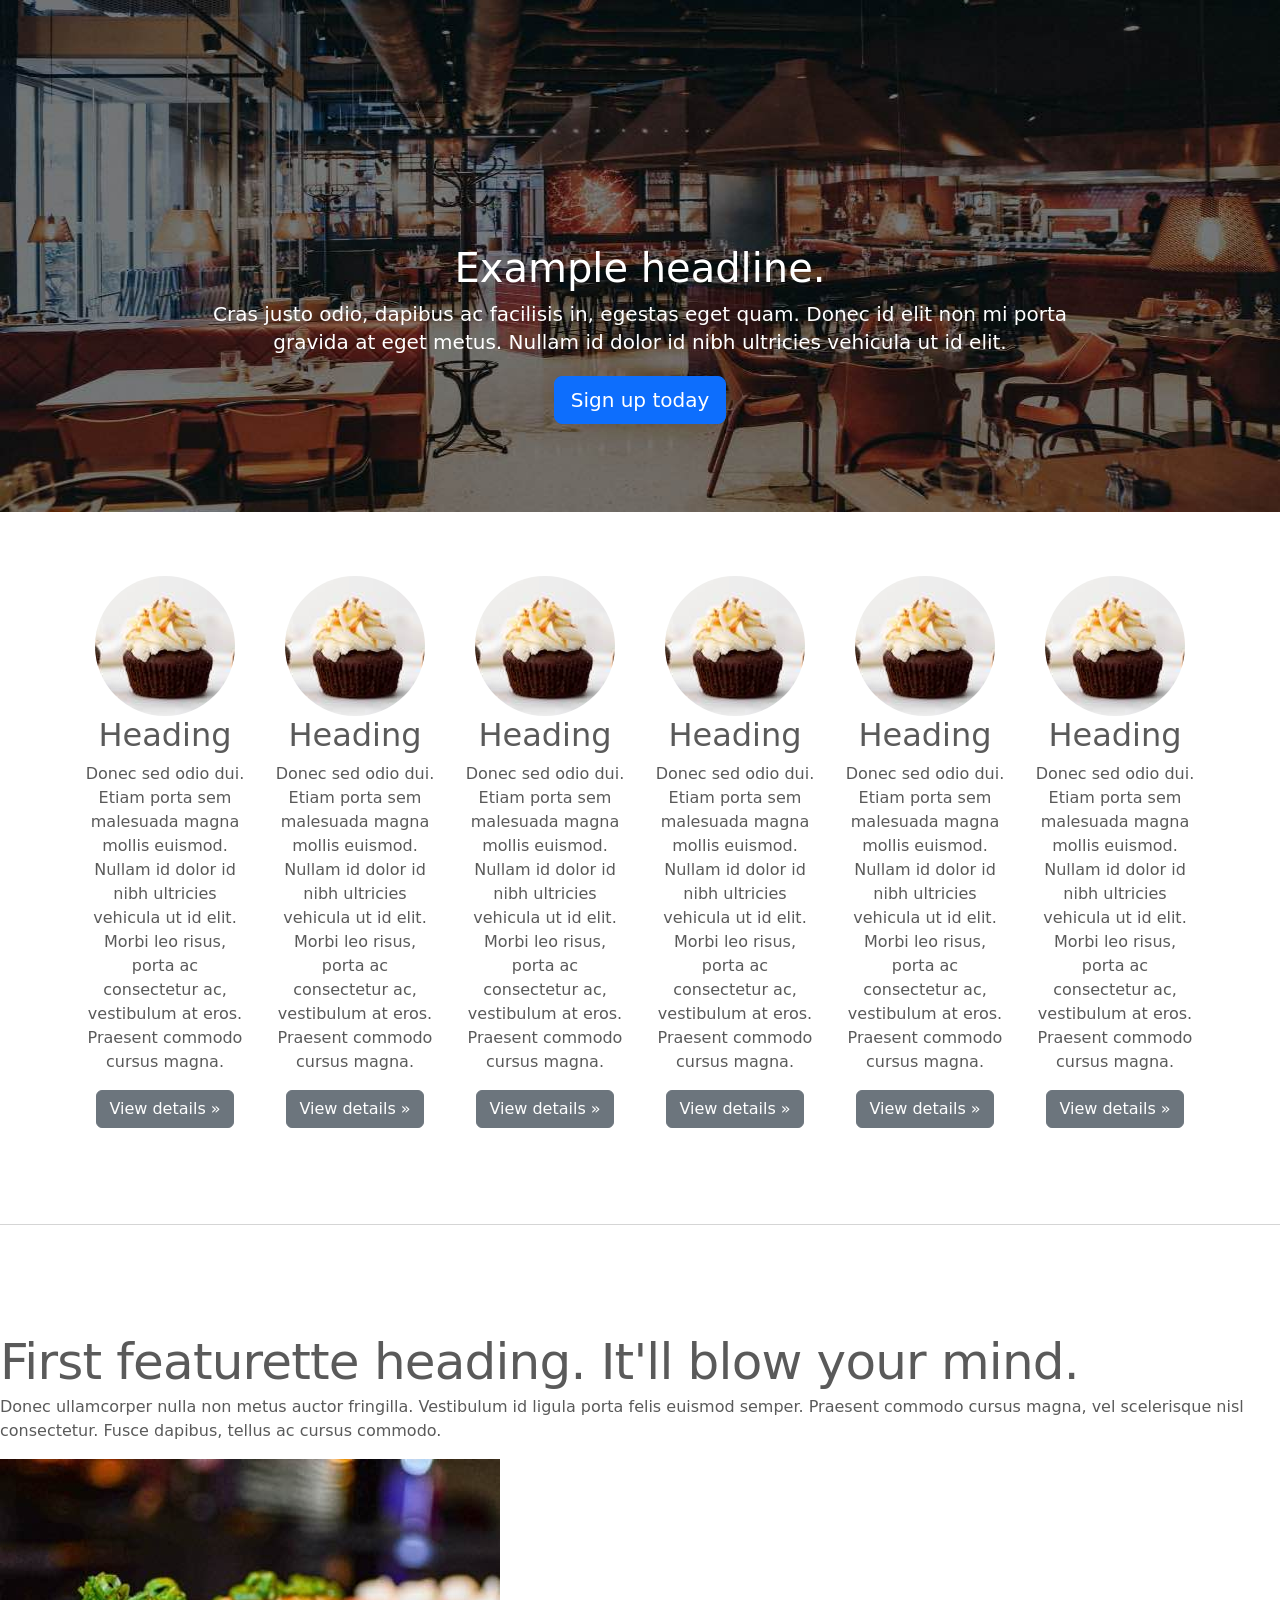
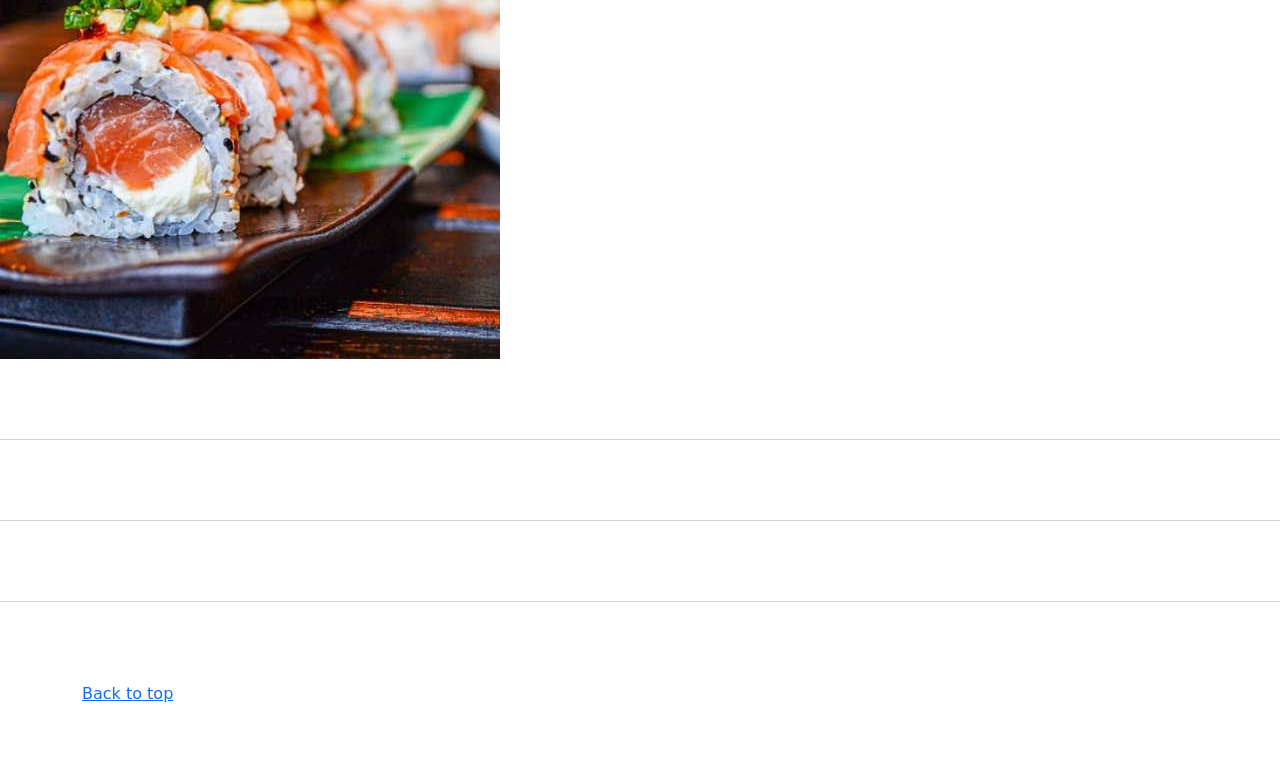
<file: kadai_005/index_for_student.html>
<!doctype html>
<html lang="en">
  <head>
    <meta charset="utf-8">
    <meta name="viewport" content="width=device-width, initial-scale=1">
    <meta name="description" content="">
    <meta name="author" content="Mark Otto, Jacob Thornton, and Bootstrap contributors">
    <meta name="generator" content="Hugo 0.79.0">
    <title>Carousel Template · Bootstrap v5.0</title>
    <link rel="canonical" href="https://getbootstrap.com/docs/5.0/examples/carousel/">
    <!-- ************************************************ bootstrap.min.cssの読み込み -->
   <link href="https://cdn.jsdelivr.net/npm/bootstrap@5.0.0-beta1/dist/css/bootstrap.min.css" rel="stylesheet" integrity="sha384-giJF6kkoqNQ00vy+HMDP7azOuL0xtbfIcaT9wjKHr8RbDVddVHyTfAAsrekwKmP1" crossorigin="anonymous">
    <!-- ************************************************ carousel.cssの読み込み -->
    <link href="carousel.css" rel="stylesheet">
    <!-- ************************************************ bootstrap.bundle.min.jsの読み込み -->
   <script src="https://cdn.jsdelivr.net/npm/bootstrap@5.0.0-beta1/dist/js/bootstrap.bundle.min.js" integrity="sha384-ygbV9kiqUc6oa4msXn9868pTtWMgiQaeYH7/t7LECLbyPA2x65Kgf80OJFdroafW" crossorigin="anonymous" defer></script>
  </head>
  <body>
    <main>
      <!-- カルーセル開始 -->
      <!-- carousel クラス と slide クラスを適用します-->
     <div id="myCarousel" class="carousel slide" data-bs-ride="carousel">
         <!-- これ以降がカルーセルの内部 -->
          <div class="carousel-inner">
          <!-- カルーセル１枚目にはactiveクラスを設定 -->
          <div class="carousel-item active">
            <!-- カルーセル 背景画像 -->
            <img src="img/top_1.jpg" alt="サンプル画像1">
            <div class="container">
              <div class="carousel-caption">
                <!-- カルーセル内 タイトル文字 -->
                <h1>Example headline.</h1>
                <!-- カルーセル内 テキスト -->
                <p>Cras justo odio, dapibus ac facilisis in, egestas eget quam. Donec id elit non mi porta gravida at eget
                  metus. Nullam id dolor id nibh ultricies vehicula ut id elit.</p>
                <p><a class="btn btn-lg btn-primary" href="#" role="button">Sign up today</a></p>
              </div>
            </div>
          </div>
        </div>
      </div>
      <!-- ************************************************ カルーセル終了 -->

      <div class="container">
        <div class="row">

      <!-- ここのclassを変更する -->
        <div class="col-md-2 col-6 text-center">
      <!-- ここまで -->

          <!-- start col-lg-4 -->
           <!-- 画像は丸く表示する-->
          <img src="img/cake.jpg" class="rounded-circle" alt="サンプル画像2">
          <h2>Heading</h2>
          <p>
            Donec sed odio dui. Etiam porta sem malesuada magna mollis 
            euismod. Nullam id dolor id nibh ultricies vehicula ut id elit. 
            Morbi leo risus, porta ac consectetur ac, vestibulum at eros. 
            Praesent commodo cursus magna.
          </p>
          <p><a class="btn btn-secondary" href="#" role="button">View details &raquo;</a></p>
          </div>

        <div class="col-md-2 col-6 text-center">
          <!-- start col-lg-4 -->
          <img src="img/cake.jpg" class="rounded-circle" alt="サンプル画像2">
          <h2>Heading</h2>
          <p>
            Donec sed odio dui. Etiam porta sem malesuada magna mollis 
            euismod. Nullam id dolor id nibh ultricies vehicula ut id elit. 
            Morbi leo risus, porta ac consectetur ac, vestibulum at eros. 
            Praesent commodo cursus magna.
          </p>
          <p><a class="btn btn-secondary" href="#" role="button">View details &raquo;</a></p>
          </div>

        <div class="col-md-2 col-6 text-center">
          <!-- start col-lg-4 -->
          <img src="img/cake.jpg" class="rounded-circle" alt="サンプル画像2">
          <h2>Heading</h2>
          <p>
            Donec sed odio dui. Etiam porta sem malesuada magna mollis 
            euismod. Nullam id dolor id nibh ultricies vehicula ut id elit. 
            Morbi leo risus, porta ac consectetur ac, vestibulum at eros. 
            Praesent commodo cursus magna.
          </p>
          <p><a class="btn btn-secondary" href="#" role="button">View details &raquo;</a></p>
          </div>

        <div class="col-md-2 col-6 text-center">
          <!-- start col-lg-4 -->
          <img src="img/cake.jpg" class="rounded-circle" alt="サンプル画像2">
          <h2>Heading</h2>
          <p>
            Donec sed odio dui. Etiam porta sem malesuada magna mollis 
            euismod. Nullam id dolor id nibh ultricies vehicula ut id elit. 
            Morbi leo risus, porta ac consectetur ac, vestibulum at eros. 
            Praesent commodo cursus magna.
          </p>
          <p><a class="btn btn-secondary" href="#" role="button">View details &raquo;</a></p>
          </div>

        <div class="col-md-2 col-6 text-center">
          <!-- start col-lg-4 -->
          <img src="img/cake.jpg" class="rounded-circle" alt="サンプル画像2">
          <h2>Heading</h2>
          <p>
            Donec sed odio dui. Etiam porta sem malesuada magna mollis 
            euismod. Nullam id dolor id nibh ultricies vehicula ut id elit. 
            Morbi leo risus, porta ac consectetur ac, vestibulum at eros. 
            Praesent commodo cursus magna.
          </p>
          <p><a class="btn btn-secondary" href="#" role="button">View details &raquo;</a></p>
          </div>

        <div class="col-md-2 col-6 text-center">
          <!-- start col-lg-4 -->
          <img src="img/cake.jpg" class="rounded-circle" alt="サンプル画像2">
          <h2>Heading</h2>
          <p>
            Donec sed odio dui. Etiam porta sem malesuada magna mollis 
            euismod. Nullam id dolor id nibh ultricies vehicula ut id elit. 
            Morbi leo risus, porta ac consectetur ac, vestibulum at eros. 
            Praesent commodo cursus magna.
          </p>
          <p><a class="btn btn-secondary" href="#" role="button">View details &raquo;</a></p>
          </div>
        </div>
      </div>
      
        <hr class="featurette-divider">
        <!-- <div class="row"> -->
        <div class="">
          <!-- <div class="col-md-7"> -->
          <div class="">
            <!-- <h2 class="featurette-heading">First featurette heading. <span class="text-muted">It'll blow your mind.</span> -->
            <h2 class="featurette-heading">First featurette heading. <span class="">It'll blow your mind.</span></h2>
            <!-- <p class="lead">Donec ullamcorper nulla non metus auctor fringilla. Vestibulum id ligula porta felis
              euismod
              semper. Praesent commodo cursus magna, vel scelerisque nisl consectetur. Fusce dapibus, tellus ac cursus
              commodo.</p> -->
            <p class="">
              Donec ullamcorper nulla non metus auctor fringilla. Vestibulum id ligula porta felis
              euismod
              semper. Praesent commodo cursus magna, vel scelerisque nisl consectetur. Fusce dapibus, tellus ac cursus
              commodo.
            </p>
          </div>
          <!-- <div class="col-md-5"> -->
          <div class="">
            <!-- <img src="img/sushi.jpg" class="img-fluid" alt=""> -->
            <img src="img/sushi.jpg" class="" alt="サンプル画像3">
          </div>
        </div>
        <hr class="featurette-divider">
        <!-- ここにもう一つ左右を反転させたものを作ります。 -->
        <hr class="featurette-divider">
        <!-- ここにもう一つ左右を反転させたものを作ります。 -->
        <hr class="featurette-divider">
        <footer class="container">
          <!-- <p class="float-end"><a href="#">Back to top</a></p> -->
          <p class=""><a href="#">Back to top</a></p>
        </footer>
      </div>
    </main>
  </body>

</html>
</file>
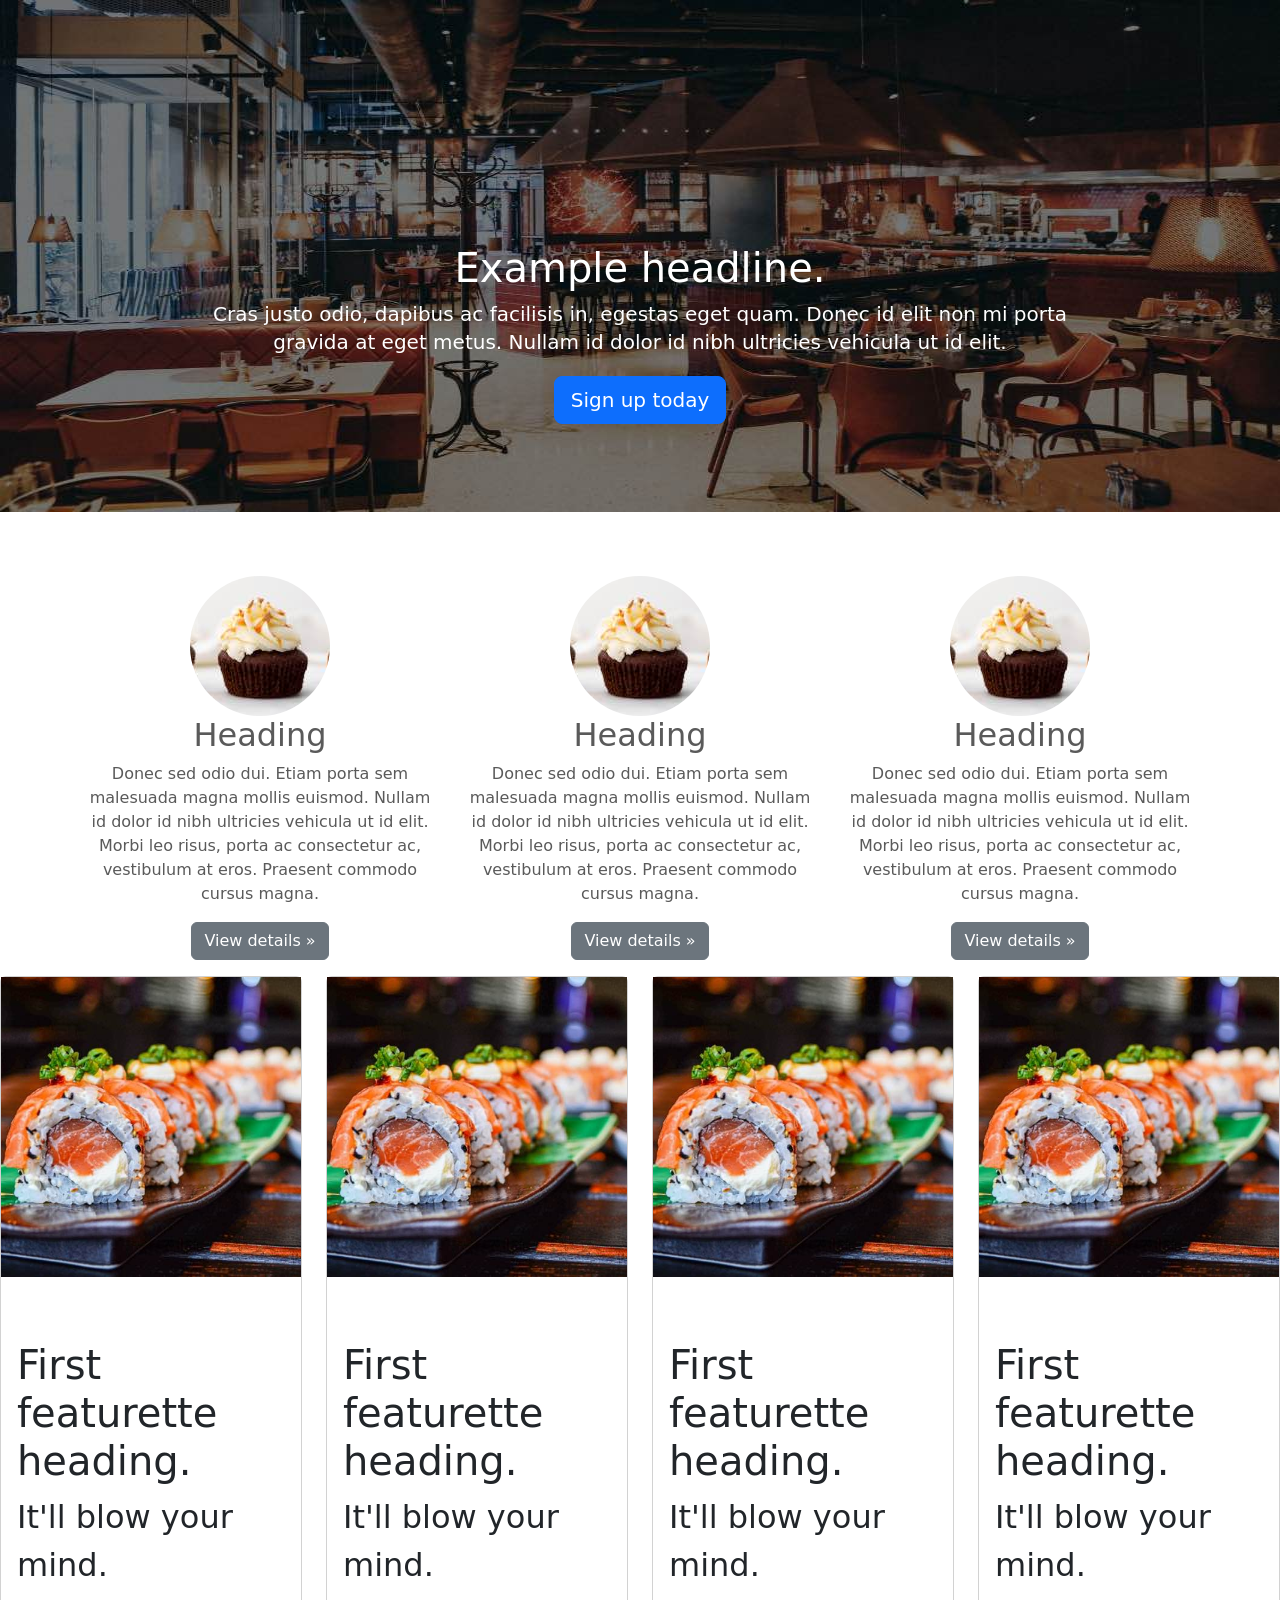
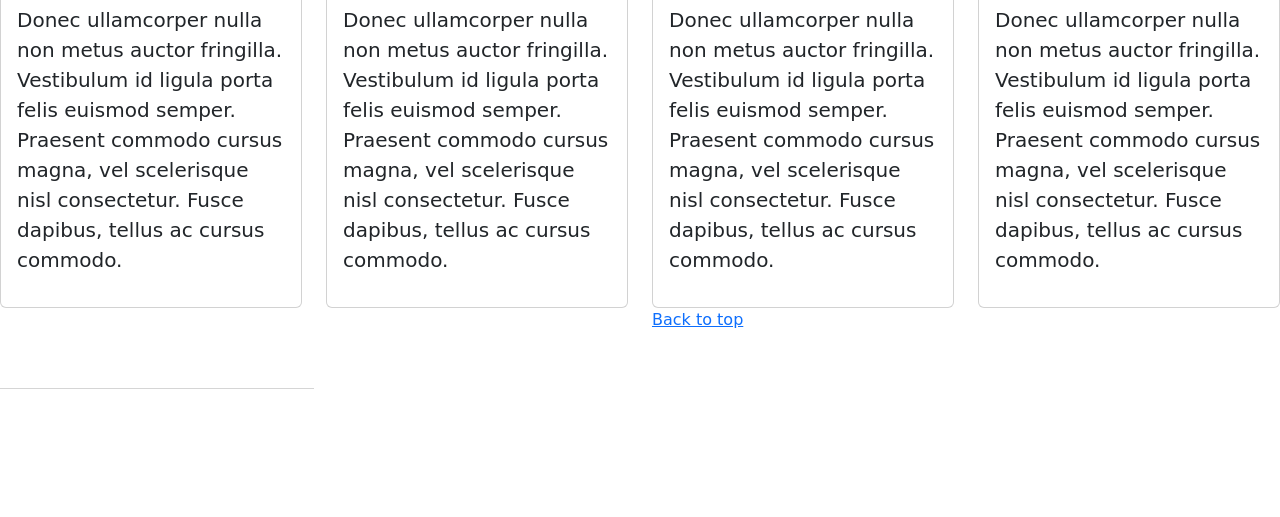
<file: kadai_006/index_for_student.html>
<!doctype html>
<html lang="en">
  <head>
    <meta charset="utf-8">
    <meta name="viewport" content="width=device-width, initial-scale=1">
    <meta name="description" content="">
    <meta name="author" content="Mark Otto, Jacob Thornton, and Bootstrap contributors">
    <meta name="generator" content="Hugo 0.79.0">
    <title>Carousel Template · Bootstrap v5.0</title>
    <link rel="canonical" href="https://getbootstrap.com/docs/5.0/examples/carousel/">
    <!-- ************************************************ bootstrap.min.cssの読み込み -->
   <link href="https://cdn.jsdelivr.net/npm/bootstrap@5.0.0-beta1/dist/css/bootstrap.min.css" rel="stylesheet" integrity="sha384-giJF6kkoqNQ00vy+HMDP7azOuL0xtbfIcaT9wjKHr8RbDVddVHyTfAAsrekwKmP1" crossorigin="anonymous">
    <!-- ************************************************ carousel.cssの読み込み -->
    <link href="carousel.css" rel="stylesheet">
    <!-- ************************************************ bootstrap.bundle.min.jsの読み込み -->
   <script src="https://cdn.jsdelivr.net/npm/bootstrap@5.0.0-beta1/dist/js/bootstrap.bundle.min.js" integrity="sha384-ygbV9kiqUc6oa4msXn9868pTtWMgiQaeYH7/t7LECLbyPA2x65Kgf80OJFdroafW" crossorigin="anonymous" defer></script>
  </head>
  <body>
    <main>
      <!-- カルーセル開始 -->
      <!-- carousel クラス と slide クラスを適用します-->
     <div id="myCarousel" class="carousel slide" data-bs-ride="carousel">
         <!-- これ以降がカルーセルの内部 -->
          <div class="carousel-inner">
          <!-- カルーセル１枚目にはactiveクラスを設定 -->
          <div class="carousel-item active">
            <!-- カルーセル 背景画像 -->
            <img src="img/top_1.jpg" alt="サンプル画像1">
            <div class="container">
              <div class="carousel-caption">
                <!-- カルーセル内 タイトル文字 -->
                <h1>Example headline.</h1>
                <!-- カルーセル内 テキスト -->
                <p>Cras justo odio, dapibus ac facilisis in, egestas eget quam. Donec id elit non mi porta gravida at eget
                  metus. Nullam id dolor id nibh ultricies vehicula ut id elit.</p>
                <p><a class="btn btn-lg btn-primary" href="#" role="button">Sign up today</a></p>
              </div>
            </div>
          </div>
        </div>
      </div>
      <!-- ************************************************ カルーセル終了 -->

      <div class="container">
        <div class="row">
          <!-- 文字と画像を中央揃えにする-->
        <div class="col-md-4 text-center">

          <!-- start col-lg-4 -->
           <!-- 画像は丸く表示する-->
          <img src="img/cake.jpg" class="rounded-circle" alt="サンプル画像2">
          <h2>Heading</h2>
          <p>
            Donec sed odio dui. Etiam porta sem malesuada magna mollis 
            euismod. Nullam id dolor id nibh ultricies vehicula ut id elit. 
            Morbi leo risus, porta ac consectetur ac, vestibulum at eros. 
            Praesent commodo cursus magna.
          </p>
          <p><a class="btn btn-secondary" href="#" role="button">View details &raquo;</a></p>
          </div>

          <div class="col-md-4 text-center">
          <!-- start col-lg-4 -->
          <img src="img/cake.jpg" class="rounded-circle" alt="サンプル画像2">
          <h2>Heading</h2>
          <p>
            Donec sed odio dui. Etiam porta sem malesuada magna mollis 
            euismod. Nullam id dolor id nibh ultricies vehicula ut id elit. 
            Morbi leo risus, porta ac consectetur ac, vestibulum at eros. 
            Praesent commodo cursus magna.
          </p>
          <p><a class="btn btn-secondary" href="#" role="button">View details &raquo;</a></p>
          </div>
          <div class="col-md-4 text-center">
          <!-- start col-lg-4 -->
          <img src="img/cake.jpg" class="rounded-circle" alt="サンプル画像2">
          <h2>Heading</h2>
          <p>
            Donec sed odio dui. Etiam porta sem malesuada magna mollis 
            euismod. Nullam id dolor id nibh ultricies vehicula ut id elit. 
            Morbi leo risus, porta ac consectetur ac, vestibulum at eros. 
            Praesent commodo cursus magna.
          </p>
          <p><a class="btn btn-secondary" href="#" role="button">View details &raquo;</a></p>
          </div>
        </div>
      </div>

      <!-- お寿司部分開始 -->

<!-- ここからコードを変更しカードデザインに変更してください -->
        <div class="row row-cols-1 row-cols-md-4 g-4">
        <div class="col">

          <div class="card h-100">
            <img src="img/sushi.jpg" class="img-fluid" alt="サンプル画像3 /">
            <div class="card-body">
              <h2 class="fs-1 mt-5">First featurette heading.</h2>
              <p class="fs-2">It'll blow your mind.</p>
              <p class="lead">
              Donec ullamcorper nulla non metus auctor fringilla. Vestibulum id ligula porta felis
              euismod
              semper. Praesent commodo cursus magna, vel scelerisque nisl consectetur. Fusce dapibus, tellus ac cursus
              commodo.
              </p>
            </div>
          </div>
        </div>  

        <!-- ここにもう一つ左右を反転させたものを作ります。 -->
      <div class="col">
        <div class="card h-100">
          <img src="img/sushi.jpg" class="img-fluid" alt="サンプル画像3 /">
          <div class="card-body">
            <h2 class="fs-1 mt-5">First featurette heading.</h2>
            <p class="fs-2">It'll blow your mind.</p>
            <p class="lead">
              Donec ullamcorper nulla non metus auctor fringilla. Vestibulum id ligula porta felis
              euismod
              semper. Praesent commodo cursus magna, vel scelerisque nisl consectetur. Fusce dapibus, tellus ac cursus
              commodo.
            </p>
        </div>
        </div>
      </div>  

        <!-- ここにもう一つ左右を反転させたものを作ります。 -->
      <div class="col">
        <div class="card h-100">
            <img src="img/sushi.jpg" class="img-fluid" alt="サンプル画像3 /">
            <div class="card-body">
            <h2 class="fs-1 mt-5">First featurette heading.</h2>
            <p class="fs-2">It'll blow your mind.</p>
            <p class="lead">
              Donec ullamcorper nulla non metus auctor fringilla. Vestibulum id ligula porta felis
              euismod
              semper. Praesent commodo cursus magna, vel scelerisque nisl consectetur. Fusce dapibus, tellus ac cursus
              commodo.
            </p>
            </div>
        </div>
      </div>

      <div class="col">
        <div class="card h-100">
            <img src="img/sushi.jpg" class="img-fluid" alt="サンプル画像3 /">
            <div class="card-body">
            <h2 class="fs-1 mt-5">First featurette heading.</h2>
            <p class="fs-2">It'll blow your mind.</p>
            <p class="lead">
              Donec ullamcorper nulla non metus auctor fringilla. Vestibulum id ligula porta felis
              euismod
              semper. Praesent commodo cursus magna, vel scelerisque nisl consectetur. Fusce dapibus, tellus ac cursus
              commodo.
            </p>
            </div>
        </div>
      </div>

<!-- ここまで -->
      <!-- お寿司部分終了 -->

        <hr class="featurette-divider">
        <footer class="container">
          <!-- <p class="float-end"><a href="#">Back to top</a></p> -->
          <p class=""><a href="#">Back to top</a></p>
        </footer>
      </div>
    </main>
  </body>

</html>
</file>
<file: kadai_015/stylesheet/style.css>
/* ----------------------------------------------- 共通 */
html,
body {
  overflow-x: hidden;
}

body {
  color: #000000;
  font-family: 'Noto Sans JP', sans-serif;
  padding-bottom: 0;

}

p {
  line-height: 2.0em;
  font-weight: 100;
  font-style: normal;
  font-size: 14px;
}

.section_title {
   /* フォントサイズ36px */
   font-size: 36px;
 
   /* フォントの太さ600 標準は400です */
   font-weight: 600;
 }

 /* section_titleに擬似要素を追加 */
 .section_title::after {
 
   /* 疑似要素はデフォルトでインライン要素のためブロック要素に変更 */
   display: block;
 
   /* サブタイトル文字の大きさや余白を設定 */
   font-size: 14px;
   font-weight: 400;
   padding: 16px 0 16px;
 
   /* 下線の幅を100pに設定 */
   width: 100px;
 
   /* 下線を直線・1px・黒色に設定 */
   border-bottom: solid 1px #000000;
 }


/* ----------------------------------------------- ナビゲーションメニュー */
.navbar_brand_logo {

  /* サイズを32pxの正方形へ変更 */
  width: 32px;
  height: 32px;

  /* imgはインライン要素なのでインラインブロックに設定 */
  display: inline-block;

  /* "SAMURAI KITCHEN" 文字との空白を15pxに設定 */
  margin-right: 15px;

}

/* カンマで区切ると複数のクラスに適用可能 */
.my_navbar_brand,
.my_nav_link {

  /* フォントサイズを16pxに設定 */
  font-size: 16px;

  /* フォントをserif体に設定 */
  font-family: 'Lora', serif;

  /* フォント色を黒色に設定 */
  color: #000000 !important;

}
/* Bootstrapのボタンに初期設定されている周囲のborder（枠線）を消す */
.navbar-toggler {
  padding: 0 !important;
  border: none;
}

/* ハンバーガーボタンがチェック状態である（押されている）とき、閉じるボタン（×）を表示する */
#hamburger_btn_check:checked~.hamburger_btn .btn_close {
  display: block;
}

/* ハンバーガーボタンがチェック状態である（押されている）とき、ハンバーガーボタンを表示しない */
#hamburger_btn_check:checked~.hamburger_btn .btn_open {
  display: none;
}

/* 最初に表示した時は、閉じるボタン（×）は表示しない */
.btn_close {
  display: none;
}

/* ハンバーガーボタンが押されているかを判断するためのチェックボックスは隠す */
#hamburger_btn_check {
  display: none;
}



/* ----------------------------------------------- カールセル */
.my_carousel_caption {

  font-size: 52px;
  padding-top: 1.25rem;
  padding-bottom: 1.25rem;
  color: #fff;
  text-align: center;
  font-family: "Lora" , serif;
  line-height: 1.5em;
}

/* 疑似要素でアイコンを配置。前に配置しています */
.my_carousel_caption::before {
  content: url(../img/logoSymbol_White.png);
  display: block;
}

/* スマートフォン画面幅（画面幅が最大375pxまで）の場合、以下のスタイルを適用。 */
@media screen and (max-width:375px) {
  .my_carousel_caption {

    /* フォントサイズを27pxにする */
    font-size: 27px;
  }
}

/* carousel-itemの高さを32remに指定 */
.carousel-item {
height: 32rem;
}

/*carousel-item直下の子要素imgタグに設定 */
.carousel-item>img {

  /* 絶対位置を指定 */
  position: absolute;
  top: 0;
  left: 0;
  min-width: 100%;

  /* 高さはcarousel-itemに揃える */
  height: 32rem;
}

/* ----------------------------------------------- アバウト */

 /* aboutクラスのあとに"私たちについて"の文字を追加  */
 .about::after {
   content: "私たちについて";
 }

.about_us_bg {
   background-color: #FFE6A5;
 }

/* ----------------------------------------------- シェフ */
.chef::after {
   content: "シェフ";
 }

 .chef_us_bg {
   background-color: #fdf5e6;
 }



/* ----------------------------------------------- ギャラリー */

.gallery::after {
  content: "ギャラリー";
  margin: 0 auto 0;
}

/* ----------------------------------------------- メニュー */

.menu::after {
  content: "メニュー";
  margin: 0 auto 0;
}

.menu_title {
  font-size: 18px;
  font-weight: 600;
  font-style: normal;
}

.menu_price {
  font-size: 20px;
  font-weight: 400;
  font-family: 'Lora', serif;
}

/* ----------------------------------------------- レビュー */

.review_wrapper {
  background-image: url(../img/background-reviews.jpg);
  background-repeat: no-repeat;
  background-size: cover;
}

.review::after {
  content: "お客様の声";
  margin: 0 auto 0;
  border-bottom: solid 1px #FFFFFF;
}
/* 白い背景色の高さを固定 */
.h_420 {
  height: 420px;
  position: relative;
}
/* レビューの画像を修正 */
.reviewer_img {
  width: 48px;
  height: 48px;
  /* 円形にします */
  border-radius: 50%;
  margin-right: 16px;
}
/* 星のアイコン画像です */
.star_img {
  /* サイズを25pxにします */
  width: 25px;
  height: 25px;
}
/* 詳細ボタンを下部に固定 */
.fix_bottom {
  /* positionプロパティで絶対配置 */
  position: absolute;
  /* ボタンのサイズ変更 */
  width: 80px;
  height: 44px;
  /* 左から24px、下から24pxの位置に配置 */
  left: 24px;
  bottom: 24px;
}

/* ----------------------------------------------- アクセス */
.access::after {
  content: "アクセス";
  margin: 0 auto 0;
}

/* ----------------------------------------------- フッター */
#footer {
  background-color: #FAFAFA;
}

/* position:　absoluteで下からの距離で固定 */
.copy_right {
  font-size: 14px;

  /* 先祖要素のdivタグの左下の角を基準に絶対配置します */
  position: absolute;

  /* 下から1rem 左から12px */
  bottom: 1rem;
  left: 12px;
  display: flex;
}

/* copy_rightのクラスを適用したdivタグの子要素のpタグに適用される */
.copy_right>p {
  margin-right: 5rem;
  margin-bottom: 0;
}

/* copy_rightのクラスを適用したdivタグの子要素で、sns_imgクラスを適用しているimgタグに適用される */
.copy_right>img.sns_img {

  /* SNSアイコンのサイズ24px */
  height: 24px;
  width: 24px;

  /* 右方向へ余白10px */
  margin-right: 10px;
  margin-top: 0;
}

/* restaurant_info直下の子要素pタグ全てに適用される */
.restaurant_info p {
  font-weight: 400;
  line-height: 1.5;
  font-size: 16px;
}

/* restaurant_info直下の子要素imgタグ全てに適用される */
.restaurant_info img {
  width: 20px;
  height: 20px;
  margin-right: 10px;
  line-height: 1.5;
  margin-top: auto;
}

/* サイトアイコンを64pxに設定 */
.footer_brand_logo {
  width: 64px;
  height: 64px;
  display: inline-block;
  /* 右側余白15px */
  margin-right: 15px;
}

/* サイトタイトルのフォントをserif体（明朝体）に設定 */
.footer_text {
  font-size: 24px;
  font-family: 'Lora', serif;
}

/* スマートフォン画面幅（最大991pxまで）でスタイルを適用 */
@media screen and (max-width: 991px) {
  .footer_text,
  .copy_right {
    margin-top: 2rem;
    text-align: center;
    position: relative;
  }

  .copy_right>p,img {
    margin-right: 1rem;
    font-size: 14px;
    margin: 0;
    line-height: 35px;
  }
}
</file>
<file: kadai_003/carousel.css>
/* ----------------------------------------------- 全体の文字色修正と下部の余白の調整 */
body {
  /* padding-top: 3rem; */
  padding-bottom: 3rem;
  color: #5a5a5a;
}

/* ----------------------------------------------- カルーセルのカスタマイズ */
.carousel {
  margin-bottom: 4rem;
}

.carousel-caption {
  bottom: 3rem;
  z-index: 10;
}

.carousel-item {
  height: 32rem;
}

.carousel-item > img {
  position: absolute;
  top: 0;
  left: 0;
  min-width: 100%;
  height: 32rem;
}

/* ----------------------------------------------- マーケティングコンテンツ */
.marketing .col-lg-4 {
  margin-bottom: 1.5rem;
  text-align: center;
}

.marketing h2 {
  font-weight: 400;
}

/* rtl:begin:ignore */
.marketing .col-lg-4 p {
  margin-right: .75rem;
  margin-left: .75rem;
}

/* rtl:end:ignore */

/* ----------------------------------------------- フィーチャーレット */
.featurette-divider {
  margin: 5rem 0;
  /* Space out the Bootstrap <hr> more */
}

.featurette-heading {
  font-weight: 300;
  line-height: 1;
  /* rtl:remove */
  letter-spacing: -.05rem;
}

/* ----------------------------------------------- レスポンシブデザイン */
@media (min-width: 40em) {
  .carousel-caption p {
    margin-bottom: 1.25rem;
    font-size: 1.25rem;
    line-height: 1.4;
  }

  .featurette-heading {
    font-size: 50px;
  }
}

@media (min-width: 62em) {
  .featurette-heading {
    margin-top: 7rem;
  }
}
</file>
<file: kadai_004/carousel.css>
/* ----------------------------------------------- 全体の文字色修正と下部の余白の調整 */
body {
  /* padding-top: 3rem; */
  padding-bottom: 3rem;
  color: #5a5a5a;
}

/* ----------------------------------------------- カルーセルのカスタマイズ */
.carousel {
  margin-bottom: 4rem;
}

.carousel-caption {
  bottom: 3rem;
  z-index: 10;
}

.carousel-item {
  height: 32rem;
}

.carousel-item > img {
  position: absolute;
  top: 0;
  left: 0;
  min-width: 100%;
  height: 32rem;
}

/* ----------------------------------------------- マーケティングコンテンツ */
.marketing .col-lg-4 {
  margin-bottom: 1.5rem;
  text-align: center;
}

.marketing h2 {
  font-weight: 400;
}

/* rtl:begin:ignore */
.marketing .col-lg-4 p {
  margin-right: .75rem;
  margin-left: .75rem;
}

/* rtl:end:ignore */

/* ----------------------------------------------- フィーチャーレット */
.featurette-divider {
  margin: 5rem 0;
  /* Space out the Bootstrap <hr> more */
}

.featurette-heading {
  font-weight: 300;
  line-height: 1;
  /* rtl:remove */
  letter-spacing: -.05rem;
}

/* ----------------------------------------------- レスポンシブデザイン */
@media (min-width: 40em) {
  .carousel-caption p {
    margin-bottom: 1.25rem;
    font-size: 1.25rem;
    line-height: 1.4;
  }

  .featurette-heading {
    font-size: 50px;
  }
}

@media (min-width: 62em) {
  .featurette-heading {
    margin-top: 7rem;
  }
}
</file>
<file: kadai_005/carousel.css>
/* ----------------------------------------------- 全体の文字色修正と下部の余白の調整 */
body {
  /* padding-top: 3rem; */
  padding-bottom: 3rem;
  color: #5a5a5a;
}

/* ----------------------------------------------- カルーセルのカスタマイズ */
.carousel {
  margin-bottom: 4rem;
}

.carousel-caption {
  bottom: 3rem;
  z-index: 10;
}

.carousel-item {
  height: 32rem;
}

.carousel-item > img {
  position: absolute;
  top: 0;
  left: 0;
  min-width: 100%;
  height: 32rem;
}

/* ----------------------------------------------- マーケティングコンテンツ */
.marketing .col-lg-4 {
  margin-bottom: 1.5rem;
  text-align: center;
}

.marketing h2 {
  font-weight: 400;
}

/* rtl:begin:ignore */
.marketing .col-lg-4 p {
  margin-right: .75rem;
  margin-left: .75rem;
}

/* rtl:end:ignore */

/* ----------------------------------------------- フィーチャーレット */
.featurette-divider {
  margin: 5rem 0;
  /* Space out the Bootstrap <hr> more */
}

.featurette-heading {
  font-weight: 300;
  line-height: 1;
  /* rtl:remove */
  letter-spacing: -.05rem;
}

/* ----------------------------------------------- レスポンシブデザイン */
@media (min-width: 40em) {
  .carousel-caption p {
    margin-bottom: 1.25rem;
    font-size: 1.25rem;
    line-height: 1.4;
  }

  .featurette-heading {
    font-size: 50px;
  }
}

@media (min-width: 62em) {
  .featurette-heading {
    margin-top: 7rem;
  }
}
</file>
<file: kadai_006/carousel.css>
/* ----------------------------------------------- 全体の文字色修正と下部の余白の調整 */
body {
  /* padding-top: 3rem; */
  padding-bottom: 3rem;
  color: #5a5a5a;
}

/* ----------------------------------------------- カルーセルのカスタマイズ */
.carousel {
  margin-bottom: 4rem;
}

.carousel-caption {
  bottom: 3rem;
  z-index: 10;
}

.carousel-item {
  height: 32rem;
}

.carousel-item > img {
  position: absolute;
  top: 0;
  left: 0;
  min-width: 100%;
  height: 32rem;
}

/* ----------------------------------------------- マーケティングコンテンツ */
.marketing .col-lg-4 {
  margin-bottom: 1.5rem;
  text-align: center;
}

.marketing h2 {
  font-weight: 400;
}

/* rtl:begin:ignore */
.marketing .col-lg-4 p {
  margin-right: .75rem;
  margin-left: .75rem;
}

/* rtl:end:ignore */

/* ----------------------------------------------- フィーチャーレット */
.featurette-divider {
  margin: 5rem 0;
  /* Space out the Bootstrap <hr> more */
}

.featurette-heading {
  font-weight: 300;
  line-height: 1;
  /* rtl:remove */
  letter-spacing: -.05rem;
}

/* ----------------------------------------------- レスポンシブデザイン */
@media (min-width: 40em) {
  .carousel-caption p {
    margin-bottom: 1.25rem;
    font-size: 1.25rem;
    line-height: 1.4;
  }

  .featurette-heading {
    font-size: 50px;
  }
}

@media (min-width: 62em) {
  .featurette-heading {
    margin-top: 7rem;
  }
}
</file>
